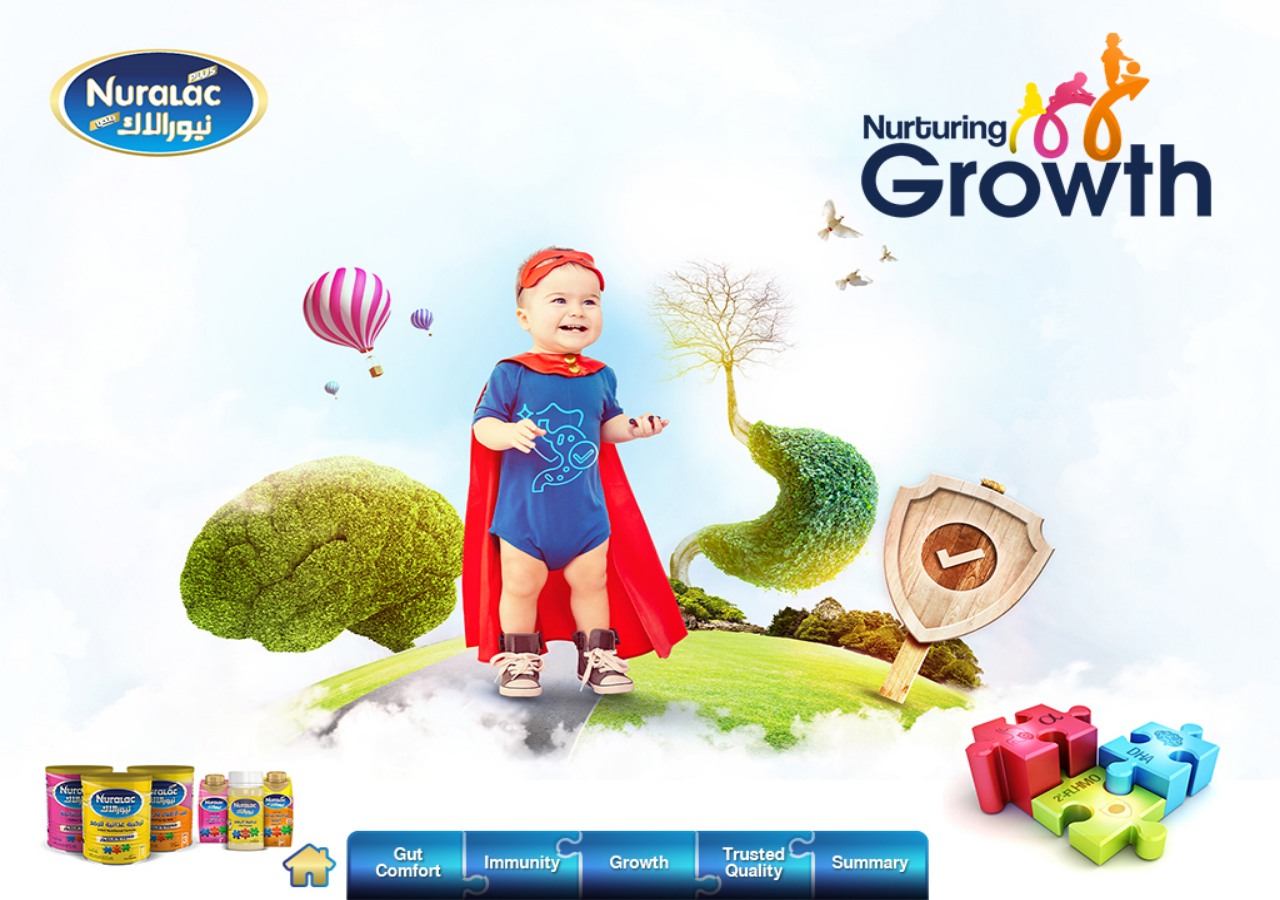
<file: index.html>
﻿<!DOCTYPE html>
<html>
  <head>
    <title>Nuralac_Detailer_First_Release</title>
    <!-- Meta Tags -->
    <meta charset="UTF-8" />
    <meta http-equiv="Content-Type" content="text/html; charset=utf-8" />
    <meta
      name="keywords"
      content="css animation, animation, css3, webkit, mozilla, w3c, dan eden, @_dte, animated, animate.css, dan eden"
    />
    <meta name="viewport" content="initial-scale = 1.0, user-scalable = yes, maximum-scale = 2.0" />
    <meta name="apple-mobile-web-app-capable" content="yes" />
    <meta name="apple-mobile-web-app-status-bar-style" content="black-translucent" />
    <meta name="format-detection" content="telephone=no" />
    <meta name="color-scheme" content="dark" />
    <meta name="apple-mobile-web-app-capable" content="yes" />
    <meta name="apple-mobile-web-app-status-bar-style" content="black-translucent" />
    <!-- Css files -->
    <link rel="stylesheet" href="css/s1_style.css" />
    <link rel="stylesheet" href="css/animate.css" />
    <!-- JS files -->
    <script type="text/javascript" src="js/jquery.js"></script>
    <script type="text/javascript" src="js/s1_links.js"></script>
    <script type="text/javascript" src="js/insert.js"></script>
    <script type="text/javascript" src="js/swip/jquery-ui-1.9.2.custom.min.js"></script>
    <script type="text/javascript" src="js/swip/jquery.touchSwipe.js"></script>
    <script type="text/javascript" src="js/swip/jquery.touchSwipe.min.js"></script>
    <script type="text/javascript" src="js/fit.js"></script>

    <script type="text/javascript" id="customs-js">
      $(document).ready(function () {
        $("#img1").insert("fadeIn", "0", "1");
        $("#img2").insert("flipInX", "1", "1");
        $("#img3").insert("drawLine", "2", "6");
        $("#img4").insert("rotateInDownLeft", "0", "2");
      });
    </script>
    <link rel="stylesheet" href="./css/media.css" />
  </head>

  <body>
    <div id="Main_Container" class="page1">
      <div id="convert"></div>
      <!-- main slide -->
      <!-- tabs -->
      <div class="links">
        <a href="index.html"> <div id="home"></div></a>
        <a href="slide2.html"> <div id="div1"></div></a>
        <a href="slide5.html"> <div id="div2"></div></a>
        <a href="slide8.html"> <div id="div3"></div></a>
        <a href="slide11.html"> <div id="div4"></div></a>
        <a href="slide12.html"> <div id="div5"></div></a>
      </div>
      <!-- end of tabs -->
      <div class="logo-lg-screen">
        <img id="img1" src="images/s1/img1.png" />
        <img id="img2" src="images/s1/img2.png" />
        <div id="img3"></div>
        <img id="img4" src="images/s1/img4.png" />
      </div>
      <div class="logo">
        <img id="img-logo1" class="img-logo1" src="images/s1/img1.png" />
        <img id="img-logo2" class="img-logo2" src="images/s1/img2.png" />
        <div id="img-logo3" class="img-logo3"></div>
        <img id="img-logo4" class="img-logo4" src="images/s1/img4.png" />
      </div>
      <!-- <h1 class="screen">Taha</h1> -->
      <div class="my-images">
        <img src="./images/s1/bgres.png" alt="" />
        <img src="./images/s1/img6.png" alt="" />
        <img src="./images/s1/img7.png" alt="" />
      </div>
      <!-- main slide 6 -->
    </div>
    <script type="application/javascript">
      $(document).ready(function (e) {
        $("#convert").swipe({
          swipeLeft: function (event, direction, distance, duration, fingerCount) {
            window.location = "slide2.html";
          },
          swipeRight: function (event, direction, distance, duration, fingerCount) {
            window.location = "#";
          },
        });
      });
    </script>
    <script src="./js/index.js"></script>
  </body>
</html>
</file>
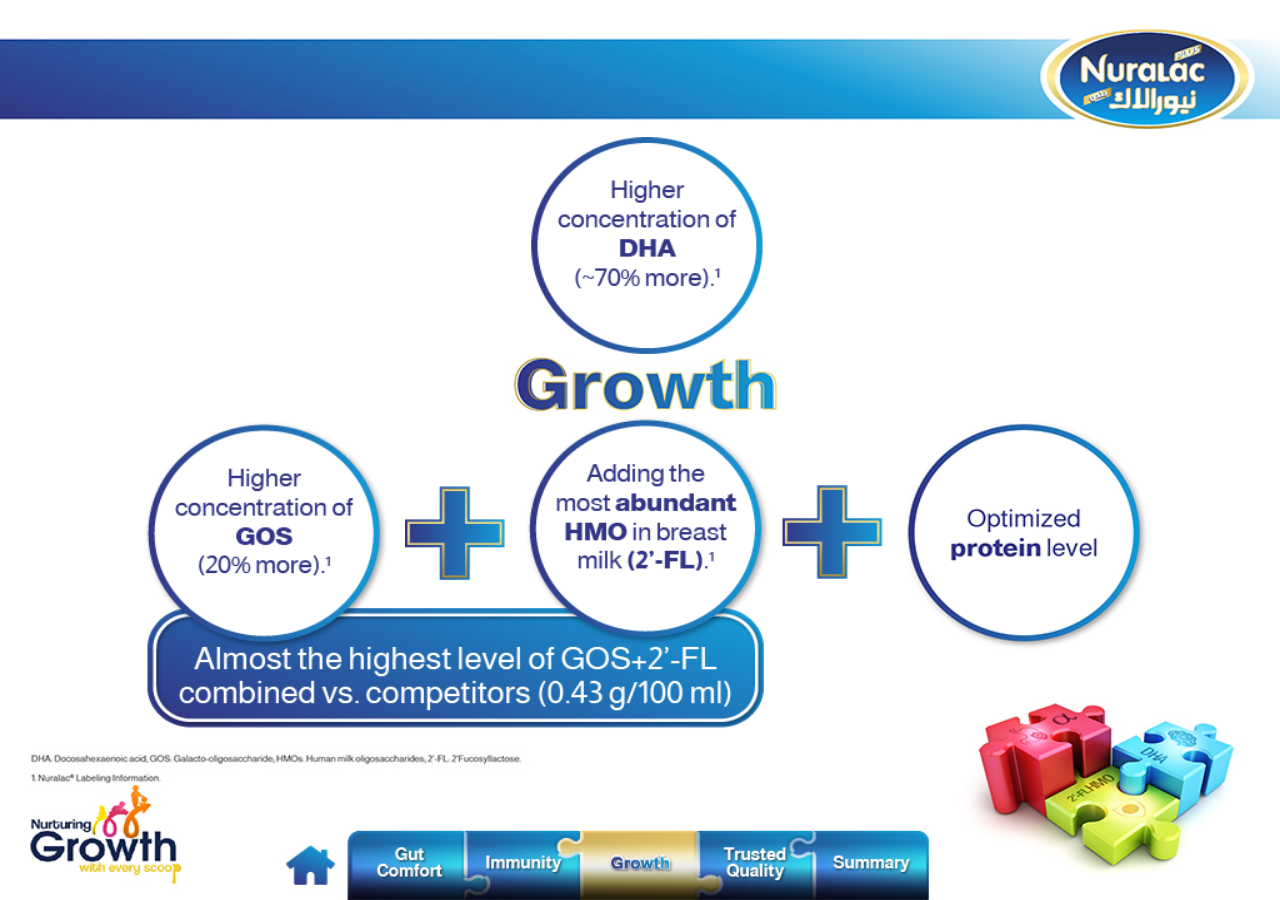
<file: slide10.html>
﻿<!DOCTYPE html>
<html>
  <head>
    <title>Nuralac_Detailer_First_Release</title>
    <!-- Meta Tags -->
    <meta charset="UTF-8" />
    <meta http-equiv="Content-Type" content="text/html; charset=utf-8" />
    <meta name="keywords" content="css animation, animation, css3, webkit, mozilla, w3c, dan eden, @_dte, animated, animate.css, dan eden" />
    <meta name="viewport" content="initial-scale = 1.0, user-scalable = yes, maximum-scale = 2.0" />
    <meta name="apple-mobile-web-app-capable" content="yes" />
    <meta name="apple-mobile-web-app-status-bar-style" content="black-translucent" />
    <meta name="format-detection" content="telephone=no" />
    <meta name="apple-mobile-web-app-capable" content="yes" />
    <meta name="apple-mobile-web-app-status-bar-style" content="black-translucent" />
    <!-- Css files -->
    <link rel="stylesheet" href="css/s10_style.css" />
    <link rel="stylesheet" href="css/animate.css" />
    <!-- JS files -->
    <script type="text/javascript" src="js/jquery.js"></script>
    <script type="text/javascript" src="js/s10_links.js"></script>
    <script type="text/javascript" src="js/insert.js"></script>
    <script type="text/javascript" src="js/swip/jquery-ui-1.9.2.custom.min.js"></script>
    <script type="text/javascript" src="js/swip/jquery.touchSwipe.js"></script>
    <script type="text/javascript" src="js/swip/jquery.touchSwipe.min.js"></script>
    <script type="text/javascript" src="js/fit.js"></script>

    <script type="text/javascript" id="customs-js">
      $(document).ready(function () {
        $("#img1").insert("drawLine", "0", "6");
        $("#img2").insert("bounceIn", "3", "1");
        $("#img3").insert("fadeIn", "4", "1");
        $("#img4").insert("fadeIn", "5", "1");
        $("#img5").insert("fadeIn", "6", "1");
        $("#img6").insert("fadeIn", "7", "1");
        $("#img7").insert("fadeInDown", "8", "1");
        $("#img8").insert("fadeInLeft", "9", "1");
        $("#img9").insert("fadeIn", "10", "1");
        // my images
        $("#my-img1").insert("drawLine", "0", "6");
        $("#my-img2").insert("bounceIn", "3", "1");
        $("#my-img3").insert("fadeIn", "4", "1");
        $("#my-img4").insert("fadeIn", "6", "1");
        $("#my-img5").insert("fadeIn", "7", "1");
        $("#my-img6").insert("fadeIn", "8", "1");
        $("#my-img7").insert("fadeInDown", "9", "1");
        $("#my-img8").insert("fadeInLeft", "5", "1");
        $("#my-img9").insert("fadeIn", "11", "1");
        $("#my-img10").insert("fadeIn", "10", "1");
      });
    </script>
    <link rel="stylesheet" href="./css/media.css" />
  </head>

  <body>
    <div id="Main_Container" class="page10">
      <!-- main slide -->
      <div class="text-footer">
        DHA: Docosahexaenoic acid; GOS: Galacto-oligosaccharide; HMOs: Human milk oligosaccharides; 2’-FL: 2’Fucosyllactose.
        <br />
        1. Nuralac<sup>®</sup> Labeling Information.
      </div>
      <!-- tabs -->
      <div class="links">
        <a href="index.html"> <div id="home"></div></a>
        <a href="slide2.html"> <div id="div1"></div></a>
        <a href="slide5.html"> <div id="div2"></div></a>
        <a href="slide8.html"> <div id="div3"></div></a>
        <a href="slide11.html"> <div id="div4"></div></a>
        <a href="slide12.html"> <div id="div5"></div></a>
      </div>
      <!-- end of tabs -->
      <div class="logo">
        <img id="img-logo1" class="img-logo1" src="images/s1/img1.png" />
        <img id="img-logo2" class="img-logo2" src="images/s1/img2.png" />
        <div id="img-logo3" class="img-logo3"></div>
        <img id="img-logo4" class="img-logo4" src="images/s1/img4.png" />
      </div>
      <div class="images-page10">
        <div id="img1"></div>
        <img id="img2" src="images/s10/img2.png" />
        <img id="img3" src="images/s10/img3.png" />
        <img id="img4" src="images/s10/img4.png" />
        <img id="img5" src="images/s10/img5.png" />
        <img id="img6" src="images/s10/img6.png" />
        <img id="img7" src="images/s10/img7.png" />
        <img id="img8" src="images/s10/img8.png" />
        <img id="img9" src="images/s10/img9.png" />
      </div>
      <!-- main slide -->
      <div id="my-img1" class="text-global" data-text="Nuralac<sup>®</sup> advanced formula supports growth by offering…">
        Nuralac<sup>®</sup> advanced formula supports <br />growth by offering…
      </div>
      <div class="my-images-page10">
        <img id="my-img3" src="images/s10/img3.png" />
        <img id="my-img2" src="images/s10/img2.png" />
        <img id="my-img7" src="images/s10/img7.png" />
        <div class="row-center">
          <img id="my-img4" src="images/s10/img4.png" />
          <img id="my-img5" src="images/s10/img5.png" />
          <img id="my-img6" src="images/s10/img6.png" />
        </div>

        <img id="my-img8" src="images/s10/img8.png" />
        <img id="my-img9" src="images/s10/img9.png" />
        <img id="my-img10" src="images/s10/img5.png" />
      </div>
    </div>
    <script type="application/javascript">
      $(document).ready(function (e) {
        $("#my-img1").swipe({
          swipeLeft: function (event, direction, distance, duration, fingerCount) {
            window.location = "slide11.html";
          },
          swipeRight: function (event, direction, distance, duration, fingerCount) {
            window.location = "slide9.html";
          },
        });
        if (window.matchMedia("(min-width: 992px)").matches) {
          $("#Main_Container").swipe({
            swipeLeft: function (event, direction, distance, duration, fingerCount) {
              window.location = "slide11.html";
            },
            swipeRight: function (event, direction, distance, duration, fingerCount) {
              window.location = "slide9.html";
            },
          });
        }
      });
    </script>
    <script src="./js/index.js"></script>
  </body>
</html>
</file>
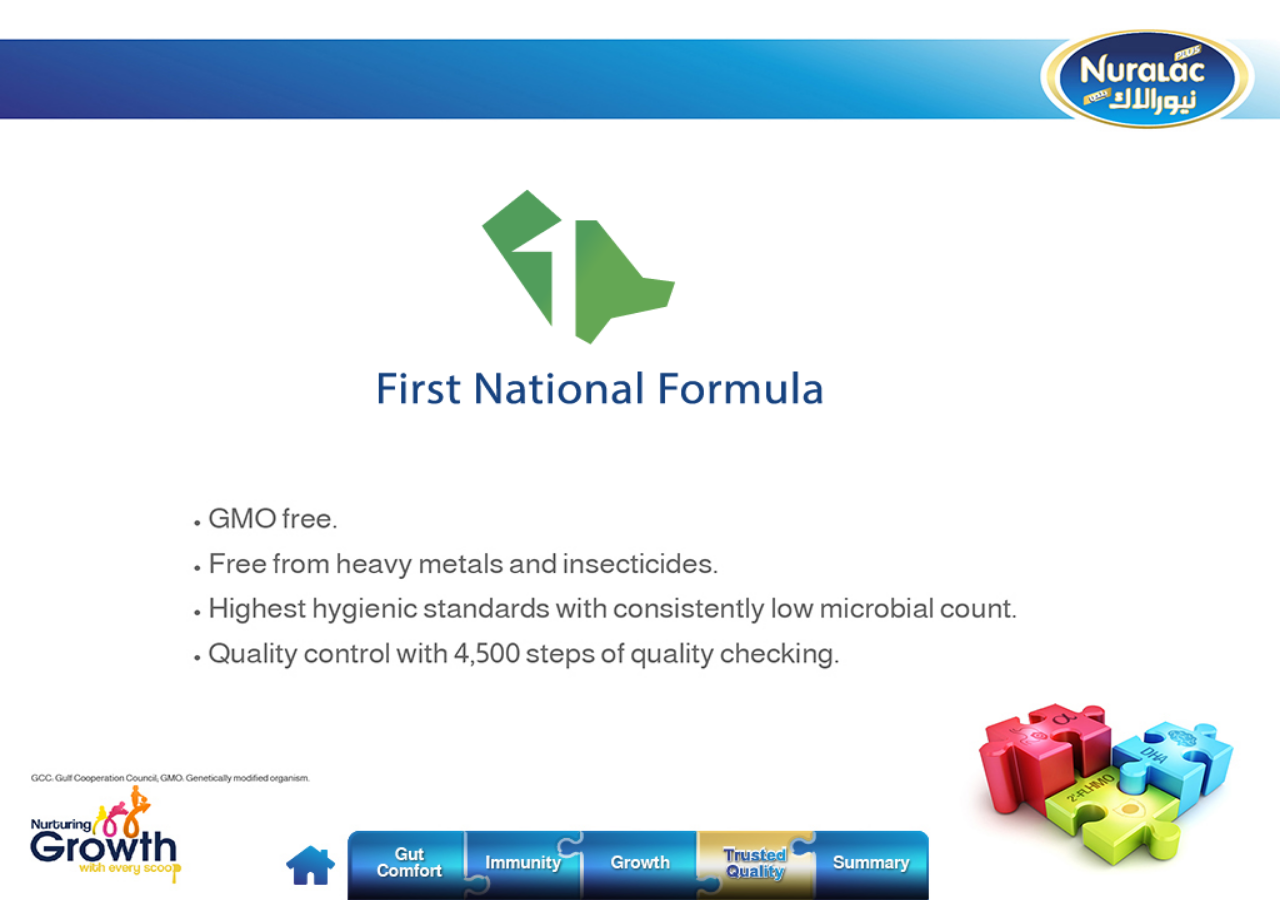
<file: slide11.html>
﻿<!DOCTYPE html>
<html>
  <head>
    <title>Nuralac_Detailer_First_Release</title>
    <!-- Meta Tags -->
    <meta charset="UTF-8" />
    <meta http-equiv="Content-Type" content="text/html; charset=utf-8" />
    <meta name="keywords" content="css animation, animation, css3, webkit, mozilla, w3c, dan eden, @_dte, animated, animate.css, dan eden" />
    <meta name="viewport" content="initial-scale = 1.0, user-scalable = yes, maximum-scale = 2.0" />
    <meta name="apple-mobile-web-app-capable" content="yes" />
    <meta name="apple-mobile-web-app-status-bar-style" content="black-translucent" />
    <meta name="format-detection" content="telephone=no" />
    <meta name="apple-mobile-web-app-capable" content="yes" />
    <meta name="apple-mobile-web-app-status-bar-style" content="black-translucent" />
    <!-- Css files -->
    <link rel="stylesheet" href="css/s11_style.css" />
    <link rel="stylesheet" href="css/animate.css" />
    <!-- JS files -->
    <script type="text/javascript" src="js/jquery.js"></script>
    <script type="text/javascript" src="js/s11_links.js"></script>
    <script type="text/javascript" src="js/insert.js"></script>
    <script type="text/javascript" src="js/swip/jquery-ui-1.9.2.custom.min.js"></script>
    <script type="text/javascript" src="js/swip/jquery.touchSwipe.js"></script>
    <script type="text/javascript" src="js/swip/jquery.touchSwipe.min.js"></script>
    <script type="text/javascript" src="js/fit.js"></script>

    <script type="text/javascript" id="customs-js">
      $(document).ready(function () {
        $("#img1").insert("drawLine", "0", "6");
        $("#img2").insert("drawLine", "3", "6");
        $("#img3").insert("fadeIn", "6", "1");
        $("#img4").insert("fadeIn", "7", "1");
        // my images
        $("#my-img1").insert("drawLine", "0", "6");
        $("#my-img2").insert("fadeIn", "3", "1");
        $("#my-img3").insert("fadeIn", "4", "1");
      });
    </script>
    <link rel="stylesheet" href="./css/media.css" />
  </head>

  <body>
    <div id="Main_Container" class="page11">
      <!-- main slide -->
      <div class="text-footer">GCC: Gulf Cooperation Council; GMO: Genetically modified organism.</div>
      <!-- tabs -->
      <div class="links">
        <a href="index.html"> <div id="home"></div></a>
        <a href="slide2.html"> <div id="div1"></div></a>
        <a href="slide5.html"> <div id="div2"></div></a>
        <a href="slide8.html"> <div id="div3"></div></a>
        <a href="slide11.html"> <div id="div4"></div></a>
        <a href="slide12.html"> <div id="div5"></div></a>
      </div>
      <!-- end of tabs -->
      <div class="logo">
        <img id="img-logo1" class="img-logo1" src="images/s1/img1.png" />
        <img id="img-logo2" class="img-logo2" src="images/s1/img2.png" />
        <div id="img-logo3" class="img-logo3"></div>
        <img id="img-logo4" class="img-logo4" src="images/s1/img4.png" />
      </div>
      <div class="images-page11">
        <div id="img1"></div>
        <div id="img2"></div>
        <img id="img3" src="images/s11/img3.png" />
        <img id="img4" src="images/s11/img4.png" />
      </div>
      <div
        id="my-img1"
        class="text-global"
        data-text="Nuralac<sup>®</sup> advanced formula is brought to you by quality makers <br /> “Almarai” with the highest quality standards"
      >
        Nuralac<sup>®</sup> advanced formula is <br />
        brought to you by quality makers <br />
        “Almarai” with the highest quality <br />
        standards
      </div>
      <div class="my-images-page11">
        <img id="my-img2" src="images/s11/img3.png" />
        <ul>
          <li>GMO free.</li>
          <li>Free from heavy metals and insecticides.</li>
          <li>Highest hygienic standards with consistently low microbial count.</li>
          <li>Quality control with 4,500 steps of quality checking.</li>
        </ul>
      </div>
      <!-- • • • •  -->
      <!-- main slide -->
    </div>
    <script type="application/javascript">
      $(document).ready(function (e) {
        $("#my-img1").swipe({
          swipeLeft: function (event, direction, distance, duration, fingerCount) {
            window.location = "slide12.html";
          },
          swipeRight: function (event, direction, distance, duration, fingerCount) {
            window.location = "slide10.html";
          },
        });
        if (window.matchMedia("(min-width: 992px)").matches) {
          $("#Main_Container").swipe({
            swipeLeft: function (event, direction, distance, duration, fingerCount) {
              window.location = "slide12.html";
            },
            swipeRight: function (event, direction, distance, duration, fingerCount) {
              window.location = "slide10.html";
            },
          });
        }
      });
    </script>
    <script src="./js/index.js"></script>
  </body>
</html>
</file>
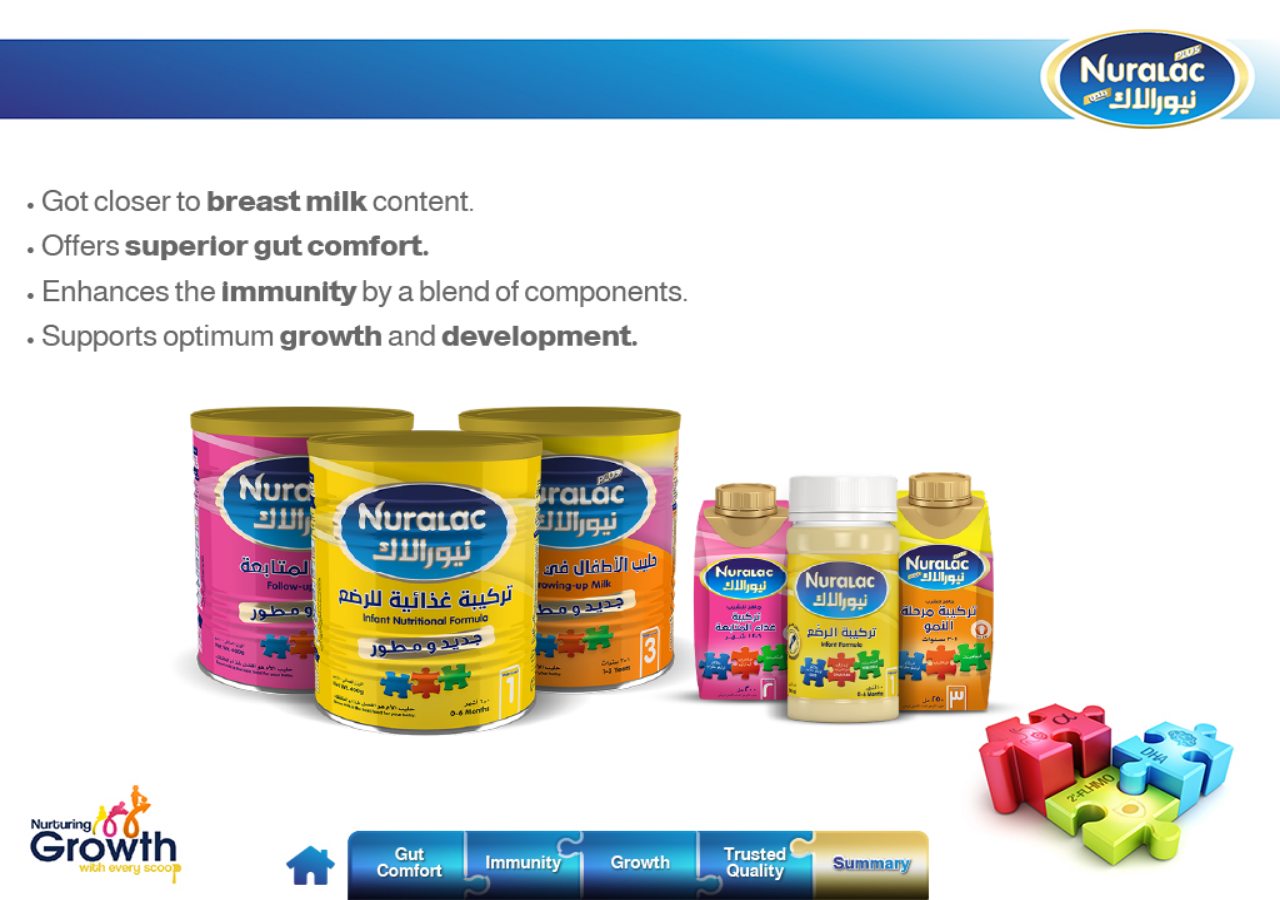
<file: slide12.html>
﻿<!DOCTYPE html>
<html>
  <head>
    <title>Nuralac_Detailer_First_Release</title>
    <!-- Meta Tags -->
    <meta charset="UTF-8" />
    <meta http-equiv="Content-Type" content="text/html; charset=utf-8" />
    <meta
      name="keywords"
      content="css animation, animation, css3, webkit, mozilla, w3c, dan eden, @_dte, animated, animate.css, dan eden"
    />
    <meta name="viewport" content="initial-scale = 1.0, user-scalable = yes, maximum-scale = 2.0" />
    <meta name="apple-mobile-web-app-capable" content="yes" />
    <meta name="apple-mobile-web-app-status-bar-style" content="black-translucent" />
    <meta name="format-detection" content="telephone=no" />
    <meta name="apple-mobile-web-app-capable" content="yes" />
    <meta name="apple-mobile-web-app-status-bar-style" content="black-translucent" />
    <!-- Css files -->
    <link rel="stylesheet" href="css/s12_style.css" />
    <link rel="stylesheet" href="css/animate.css" />
    <!-- JS files -->
    <script type="text/javascript" src="js/jquery.js"></script>
    <script type="text/javascript" src="js/s12_links.js"></script>
    <script type="text/javascript" src="js/insert.js"></script>
    <script type="text/javascript" src="js/swip/jquery-ui-1.9.2.custom.min.js"></script>
    <script type="text/javascript" src="js/swip/jquery.touchSwipe.js"></script>
    <script type="text/javascript" src="js/swip/jquery.touchSwipe.min.js"></script>
    <script type="text/javascript" src="js/fit.js"></script>

    <script type="text/javascript" id="customs-js">
      $(document).ready(function () {
        $("#img1").insert("drawLine", "0", "6");
        $("#img2").insert("fadeIn", "3", "1");
        $("#img3").insert("fadeIn", "0", "6");
        // my images
        $("#my-img1").insert("drawLine", "0", "6");
        $("#my-img2").insert("fadeIn", "2", "1");
        $("#my-img3").insert("fadeIn", "3", "6");
      });
    </script>
    <link rel="stylesheet" href="./css/media.css" />
  </head>

  <body>
    <div id="Main_Container" class="page12">
      <!-- main slide -->

      <!-- tabs -->
      <div class="links">
        <a href="index.html"> <div id="home"></div></a>
        <a href="slide2.html"> <div id="div1"></div></a>
        <a href="slide5.html"> <div id="div2"></div></a>
        <a href="slide8.html"> <div id="div3"></div></a>
        <a href="slide11.html"> <div id="div4"></div></a>
        <a href="slide12.html"> <div id="div5"></div></a>
      </div>
      <!-- end of tabs -->
      <div class="logo">
        <img id="img-logo1" class="img-logo1" src="images/s1/img1.png" />
        <img id="img-logo2" class="img-logo2" src="images/s1/img2.png" />
        <div id="img-logo3" class="img-logo3"></div>
        <img id="img-logo4" class="img-logo4" src="images/s1/img4.png" />
      </div>
      <div class="images-page12">
        <div id="img1"></div>
        <img id="img2" src="images/s12/img2.png" />
        <img id="img3" src="images/s12/img3.png" />
      </div>
      <div id="my-img1"></div>
      <div class="my-images-page12">
        <img id="my-img2" src="images/s12/img2.png" />
        <img id="my-img3" src="images/s12/img3.png" />
      </div>
      <!-- main slide -->
    </div>
    <script type="application/javascript">
      $(document).ready(function (e) {
        $("#my-img1").swipe({
          swipeLeft: function (event, direction, distance, duration, fingerCount) {
            window.location = "#";
          },
          swipeRight: function (event, direction, distance, duration, fingerCount) {
            window.location = "slide11.html";
          },
        });
      });
    </script>
    <script src="./js/index.js"></script>
  </body>
</html>
</file>
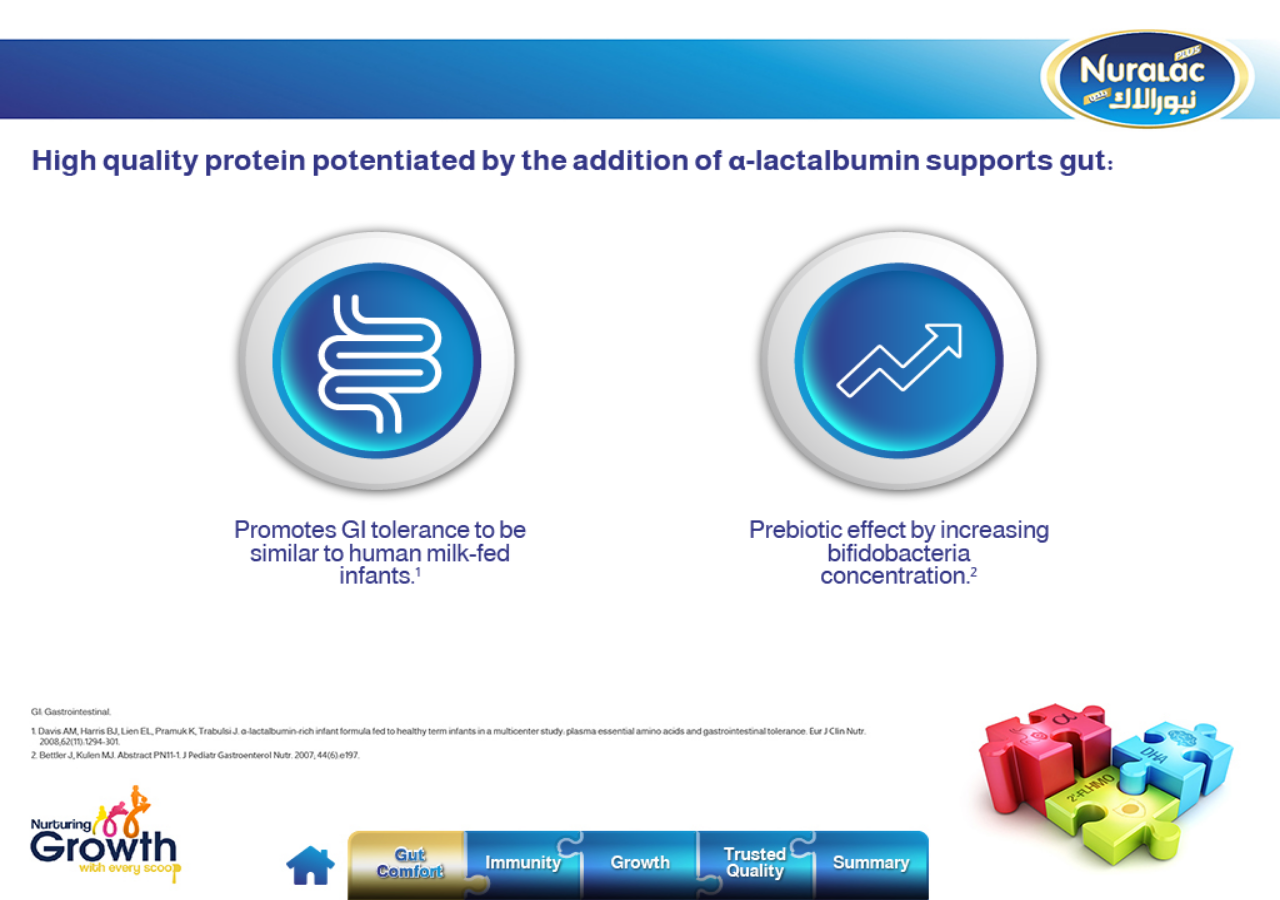
<file: slide3.html>
﻿<!DOCTYPE html>
<html>
  <head>
    <title>Nuralac_Detailer_First_Release</title>
    <!-- Meta Tags -->
    <meta charset="UTF-8" />
    <meta http-equiv="Content-Type" content="text/html; charset=utf-8" />
    <meta name="keywords" content="css animation, animation, css3, webkit, mozilla, w3c, dan eden, @_dte, animated, animate.css, dan eden" />
    <meta name="viewport" content="initial-scale = 1.0, user-scalable = yes, maximum-scale = 2.0" />
    <meta name="apple-mobile-web-app-capable" content="yes" />
    <meta name="apple-mobile-web-app-status-bar-style" content="black-translucent" />
    <meta name="format-detection" content="telephone=no" />
    <meta name="apple-mobile-web-app-capable" content="yes" />
    <meta name="apple-mobile-web-app-status-bar-style" content="black-translucent" />
    <!-- Css files -->
    <link rel="stylesheet" href="css/s3_style.css" />
    <link rel="stylesheet" href="css/animate.css" />
    <!-- JS files -->
    <script type="text/javascript" src="js/jquery.js"></script>
    <script type="text/javascript" src="js/s3_links.js"></script>
    <script type="text/javascript" src="js/insert.js"></script>
    <script type="text/javascript" src="js/swip/jquery-ui-1.9.2.custom.min.js"></script>
    <script type="text/javascript" src="js/swip/jquery.touchSwipe.js"></script>
    <script type="text/javascript" src="js/swip/jquery.touchSwipe.min.js"></script>
    <script type="text/javascript" src="js/fit.js"></script>
    <script type="text/javascript" src="js/jquery.easing.1.3.js"></script>
    <script type="text/javascript" src="js/circle-progress.js"></script>
    <script type="text/javascript" src="js/jquery.queryloader2.min.js"></script>

    <script type="text/javascript" id="customs-js">
      $(document).ready(function () {
        $("#img1").insert("drawLine", "0", "6");
        $("#img2").insert("fadeIn", "3", "1");
        $("#img3").insert("fadeInLeft", "4", "1");
        $("#img4").insert("fadeInRight", "5", "1");
        // my images
        $("#text-global").insert("drawLine", "0", "6");
        $("#text-global-2").insert("fadeIn", "3", "1");
        $("#main-image1").insert("fadeInLeft", "4", "1");
        $("#main-image2").insert("fadeInRight", "5", "1");
      });
    </script>
    <link rel="stylesheet" href="./css/media.css" />
  </head>
  <body>
    <div id="Main_Container" class="page3">
      <!-- main slide -->
      <div id="text-global" class="text-global" data-text="High quality proteins support gut health1,2">
        High quality proteins support gut health<sup>1,2</sup>
      </div>
      <div id="text-global-2" class="text-global-2" data-text="High quality protein potentiated by the addition of α-lactalbumin supports gut:">
        High quality protein potentiated by the<br />
        addition of α-lactalbumin supports gut:
      </div>
      <div class="text-footer">
        GI: Gastrointestinal. <br />
        1. Davis AM, Harris BJ, Lien EL, Pramuk K, Trabulsi J. α-lactalbumin-rich infant formula fed to healthy term infants in a multicenter study:
        plasma essential amino acids and gastrointestinal tolerance.
        <i>Eur J Clin Nutr.</i> 2008;62(11):1294-301.
        <br />
        2. Bettler J, Kulen MJ. Abstract PN11-1. <i>J Pediatr Gastroenterol Nutr.</i> 2007; 44(6):e197.
      </div>
      <!-- tabs -->
      <div class="links">
        <a href="index.html"> <div id="home"></div></a>
        <a href="slide2.html"> <div id="div1"></div></a>
        <a href="slide5.html"> <div id="div2"></div></a>
        <a href="slide8.html"> <div id="div3"></div></a>
        <a href="slide11.html"> <div id="div4"></div></a>
        <a href="slide12.html"> <div id="div5"></div></a>
      </div>
      <!-- end of tabs -->
      <div class="logo">
        <img id="img-logo1" class="img-logo1" src="images/s1/img1.png" />
        <img id="img-logo2" class="img-logo2" src="images/s1/img2.png" />
        <div id="img-logo3" class="img-logo3"></div>
        <img id="img-logo4" class="img-logo4" src="images/s1/img4.png" />
      </div>
      <div class="images-page3">
        <div id="img1"></div>
        <img id="img2" src="images/s3/img2.png" />
        <img id="img3" src="images/s3/img3.png" />
        <img id="img4" src="images/s3/img4.png" />
      </div>
      <div class="my-images-page3">
        <div id="my-img1"></div>
        <div class="main-image1" id="main-image1">
          <img id="my-img3" src="./images/s3/chep1.png" />
          <div class="main-text1">Promotes GI tolerance to be similar to human milk-fed infants.<sup>1</sup></div>
        </div>
        <div class="main-image2" id="main-image2">
          <img id="my-img4" src="./images/s3/chep2.png" />
          <div class="main-text2">Prebiotic effect by increasing bifidobacteria concentration.<sup>2</sup></div>
        </div>
      </div>
      <!-- main slide -->
    </div>
    <script type="application/javascript">
      $(document).ready(function (e) {
        $("#text-global").swipe({
          swipeLeft: function (event, direction, distance, duration, fingerCount) {
            window.location = "slide4.html";
          },
          swipeRight: function (event, direction, distance, duration, fingerCount) {
            window.location = "slide2.html";
          },
        });
        if (window.matchMedia("(min-width: 992px)").matches) {
          $("#Main_Container").swipe({
            swipeLeft: function (event, direction, distance, duration, fingerCount) {
              window.location = "slide4.html";
            },
            swipeRight: function (event, direction, distance, duration, fingerCount) {
              window.location = "slide2.html";
            },
          });
        }
      });
    </script>
    <script src="./js/index.js"></script>
  </body>
</html>
</file>
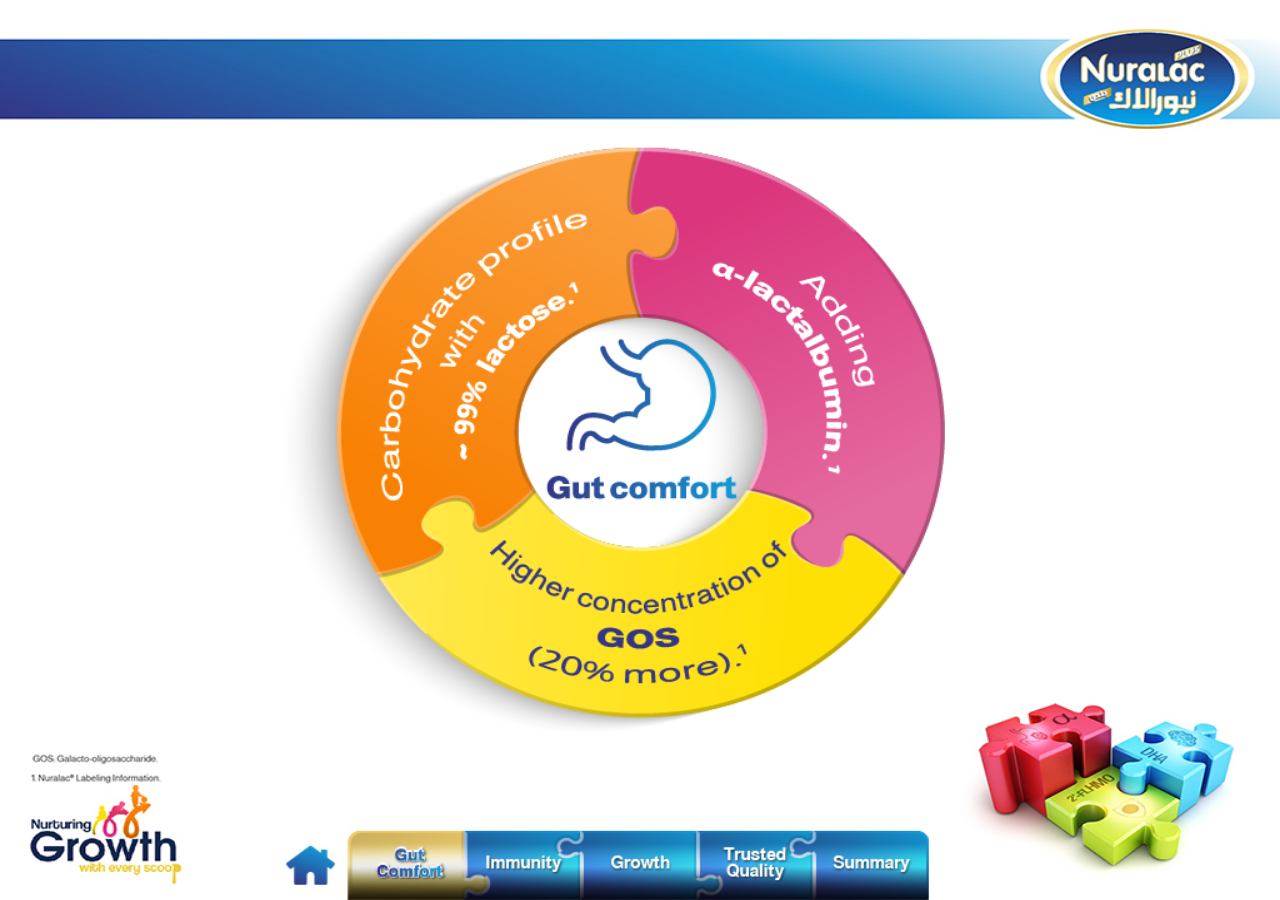
<file: slide4.html>
﻿<!DOCTYPE html>
<html>
  <head>
    <title>Nuralac_Detailer_First_Release</title>
    <!-- Meta Tags -->
    <meta charset="UTF-8" />
    <meta http-equiv="Content-Type" content="text/html; charset=utf-8" />
    <meta name="keywords" content="css animation, animation, css3, webkit, mozilla, w3c, dan eden, @_dte, animated, animate.css, dan eden" />
    <meta name="viewport" content="initial-scale = 1.0, user-scalable = yes, maximum-scale = 2.0" />
    <meta name="apple-mobile-web-app-capable" content="yes" />
    <meta name="apple-mobile-web-app-status-bar-style" content="black-translucent" />
    <meta name="format-detection" content="telephone=no" />
    <meta name="apple-mobile-web-app-capable" content="yes" />
    <meta name="apple-mobile-web-app-status-bar-style" content="black-translucent" />
    <!-- Css files -->
    <link rel="stylesheet" href="css/s4_style.css" />
    <link rel="stylesheet" href="css/animate.css" />
    <!-- JS files -->
    <script type="text/javascript" src="js/jquery.js"></script>
    <script type="text/javascript" src="js/s4_links.js"></script>
    <script type="text/javascript" src="js/insert.js"></script>
    <script type="text/javascript" src="js/swip/jquery-ui-1.9.2.custom.min.js"></script>
    <script type="text/javascript" src="js/swip/jquery.touchSwipe.js"></script>
    <script type="text/javascript" src="js/swip/jquery.touchSwipe.min.js"></script>
    <script type="text/javascript" src="js/fit.js"></script>

    <script type="text/javascript" id="customs-js">
      $(document).ready(function () {
        $("#text-global").insert("drawLine", "0", "6");
        $("#img1").insert("drawLine", "0", "6");
        $("#img2").insert("rotateIn", "3", "1");
        $("#img3").insert("fadeIn", "4", "1");
        $("#img4").insert("fadeIn", "5", "1");
        $("#img5").insert("fadeIn", "6", "1");
        // my images
        $("#my-img1").insert("rotateIn", "3", "1");
        $("#my-img2").insert("fadeIn", "4", "1");
        $("#my-img3").insert("fadeIn", "5", "1");
        $("#my-img4").insert("fadeIn", "6", "1");
      });
    </script>
    <link rel="stylesheet" href="./css/media.css" />
  </head>
  <body>
    <div id="Main_Container" class="page4">
      <!-- main slide -->
      <div id="text-global" class="text-global" data-text="Nuralac<sup>®</sup> advanced formula supports gut comfort by offering… ">
        Nuralac<sup>®</sup> advanced formula supports<br />
        gut comfort by offering…
      </div>
      <div class="text-footer">
        GOS: Galacto-oligosaccharide. <br />
        1. Nuralac<sup>®</sup> Labeling Information.
      </div>
      <!-- tabs -->
      <div class="links">
        <a href="index.html"> <div id="home"></div></a>
        <a href="slide2.html"> <div id="div1"></div></a>
        <a href="slide5.html"> <div id="div2"></div></a>
        <a href="slide8.html"> <div id="div3"></div></a>
        <a href="slide11.html"> <div id="div4"></div></a>
        <a href="slide12.html"> <div id="div5"></div></a>
      </div>
      <!-- end of tabs -->
      <div class="logo">
        <img id="img-logo1" class="img-logo1" src="images/s1/img1.png" />
        <img id="img-logo2" class="img-logo2" src="images/s1/img2.png" />
        <div id="img-logo3" class="img-logo3"></div>
        <img id="img-logo4" class="img-logo4" src="images/s1/img4.png" />
      </div>
      <div id="img1"></div>
      <div class="images-page4">
        <img id="img2" src="images/s4/img2.png" />
        <img id="img3" src="images/s4/img3.png" />
        <img id="img4" src="images/s4/img4.png" />
        <img id="img5" src="images/s4/img5.png" />
      </div>
      <div class="my-images-page4">
        <img id="my-img1" src="images/s4/img2.png" />
        <img id="my-img2" src="images/s4/img3.png" />
        <div class="once-img">
          <img id="my-img3" src="images/s4/img4.png" />
        </div>
        <img id="my-img4" src="images/s4/img5.png" />
      </div>

      <!-- main slide -->
    </div>
    <script type="application/javascript">
      $(document).ready(function (e) {
        $("#text-global").swipe({
          swipeLeft: function (event, direction, distance, duration, fingerCount) {
            window.location = "slide5.html";
          },
          swipeRight: function (event, direction, distance, duration, fingerCount) {
            window.location = "slide3.html";
          },
        });
        if (window.matchMedia("(min-width: 992px)").matches) {
          $("#Main_Container").swipe({
            swipeLeft: function (event, direction, distance, duration, fingerCount) {
              window.location = "slide5.html";
            },
            swipeRight: function (event, direction, distance, duration, fingerCount) {
              window.location = "slide3.html";
            },
          });
        }
      });
    </script>
    <script src="./js/index.js"></script>
  </body>
</html>
</file>
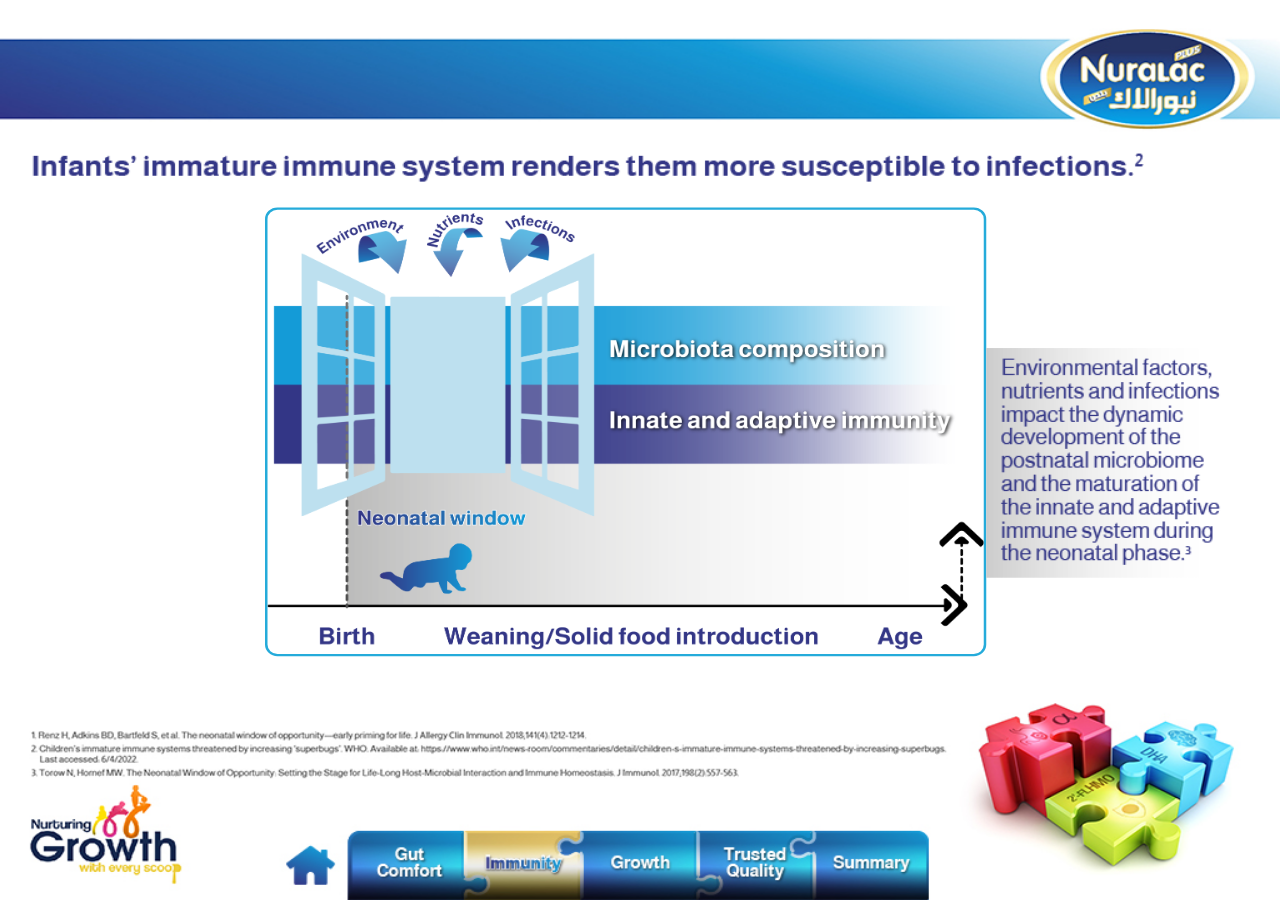
<file: slide5.html>
﻿<!DOCTYPE html>
<html>
  <head>
    <title>Nuralac_Detailer_First_Release</title>
    <!-- Meta Tags -->
    <meta charset="UTF-8" />
    <meta http-equiv="Content-Type" content="text/html; charset=utf-8" />
    <meta name="keywords" content="css animation, animation, css3, webkit, mozilla, w3c, dan eden, @_dte, animated, animate.css, dan eden" />
    <meta name="viewport" content="initial-scale = 1.0, user-scalable = yes, maximum-scale = 2.0" />
    <meta name="apple-mobile-web-app-capable" content="yes" />
    <meta name="apple-mobile-web-app-status-bar-style" content="black-translucent" />
    <meta name="format-detection" content="telephone=no" />
    <meta name="apple-mobile-web-app-capable" content="yes" />
    <meta name="apple-mobile-web-app-status-bar-style" content="black-translucent" />
    <!-- Css files -->
    <link rel="stylesheet" href="css/s5_style.css" />
    <link rel="stylesheet" href="css/animate.css" />
    <!-- JS files -->
    <script type="text/javascript" src="js/jquery.js"></script>
    <script type="text/javascript" src="js/s5_links.js"></script>
    <script type="text/javascript" src="js/insert.js"></script>
    <script type="text/javascript" src="js/swip/jquery-ui-1.9.2.custom.min.js"></script>
    <script type="text/javascript" src="js/swip/jquery.touchSwipe.js"></script>
    <script type="text/javascript" src="js/swip/jquery.touchSwipe.min.js"></script>
    <script type="text/javascript" src="js/fit.js"></script>

    <script type="text/javascript" id="customs-js">
      $(document).ready(function () {
        $("#img1").insert("drawLine", "0", "6");
        $("#img2").insert("drawLine", "3", "5");
        $("#img3").insert("fadeIn", "5", "1");
        $("#img4").insert("fadeIn", "6", "1");
        $("#img5").insert("fadeInRight", "7", "1");
        // my images
        $("#my-img1").insert("drawLine", "0", "6");
        $("#text-global-2").insert("drawLine", "3", "5");
        $("#my-img3").insert("fadeIn", "5", "1");
        $("#my-img4").insert("fadeIn", "6", "1");
      });
    </script>
    <link rel="stylesheet" href="./css/media.css" />
  </head>
  <body>
    <div id="Main_Container" class="page5">
      <!-- main slide -->
      <div
        id="text-global-2"
        class="text-global-2"
        data-text="Infants’ immature immune system renders them more susceptible to infections.<sup>2</sup>"
      >
        Infants’ immature immune system renders <br />them more susceptible to infections.<sup>2</sup>
      </div>
      <div class="text-footer">
        1. Renz H, Adkins BD, Bartfeld S, et al. The neonatal window of opportunity—early priming for life.
        <i>J Allergy Clin Immunol.</i> 2018;141(4):1212-1214. <br />
        2. Children’s immature immune systems threatened by increasing ‘superbugs’. WHO. Available at:
        https://www.who.int/news-room/commentaries/detail/children-s-immature-immune-systems-threatened-by-increasing-superbugs. Last accessed:
        6/4/2022. <br />
        3. Torow N, Hornef MW. The Neonatal Window of Opportunity: Setting the Stage for Life-Long Host-Microbial Interaction and Immune Homeostasis.
        <i>J Immunol.</i> 2017;198(2):557-563.
      </div>
      <!-- tabs -->
      <div class="links">
        <a href="index.html"> <div id="home"></div></a>
        <a href="slide2.html"> <div id="div1"></div></a>
        <a href="slide5.html"> <div id="div2"></div></a>
        <a href="slide8.html"> <div id="div3"></div></a>
        <a href="slide11.html"> <div id="div4"></div></a>
        <a href="slide12.html"> <div id="div5"></div></a>
      </div>
      <!-- end of tabs -->
      <div class="logo">
        <img id="img-logo1" class="img-logo1" src="images/s1/img1.png" />
        <img id="img-logo2" class="img-logo2" src="images/s1/img2.png" />
        <div id="img-logo3" class="img-logo3"></div>
        <img id="img-logo4" class="img-logo4" src="images/s1/img4.png" />
      </div>
      <div class="images-page5">
        <div id="img1"></div>
        <div id="img2"></div>
        <img id="img3" src="images/s5/img3.png" />
        <img id="img4" src="images/s5/img4.png" />
        <img id="img5" src="images/s5/img5.png" />
      </div>
      <div
        id="my-img1"
        class="text-global"
        data-text="Healthy nutrition during early life is a key factor for proper <br /> immune development<sup>1</sup>"
      >
        Healthy nutrition during early life is a key <br />
        factor for proper immune development<sup>1</sup>
      </div>
      <!-- <div id="my-img2"></div> -->
      <div class="my-images-page5">
        <img id="my-img3" src="images/s5/img4.png" />
        <img id="my-img4" src="images/s5/back-text.png" />
      </div>

      <!-- main slide -->
    </div>
    <script type="application/javascript">
      $(document).ready(function (e) {
        $("#my-img1").swipe({
          swipeLeft: function (event, direction, distance, duration, fingerCount) {
            window.location = "slide6.html";
          },
          swipeRight: function (event, direction, distance, duration, fingerCount) {
            window.location = "slide4.html";
          },
        });
        if (window.matchMedia("(min-width: 992px)").matches) {
          $("#Main_Container").swipe({
            swipeLeft: function (event, direction, distance, duration, fingerCount) {
              window.location = "slide6.html";
            },
            swipeRight: function (event, direction, distance, duration, fingerCount) {
              window.location = "slide4.html";
            },
          });
        }
      });
    </script>
    <script src="./js/index.js"></script>
  </body>
</html>
</file>
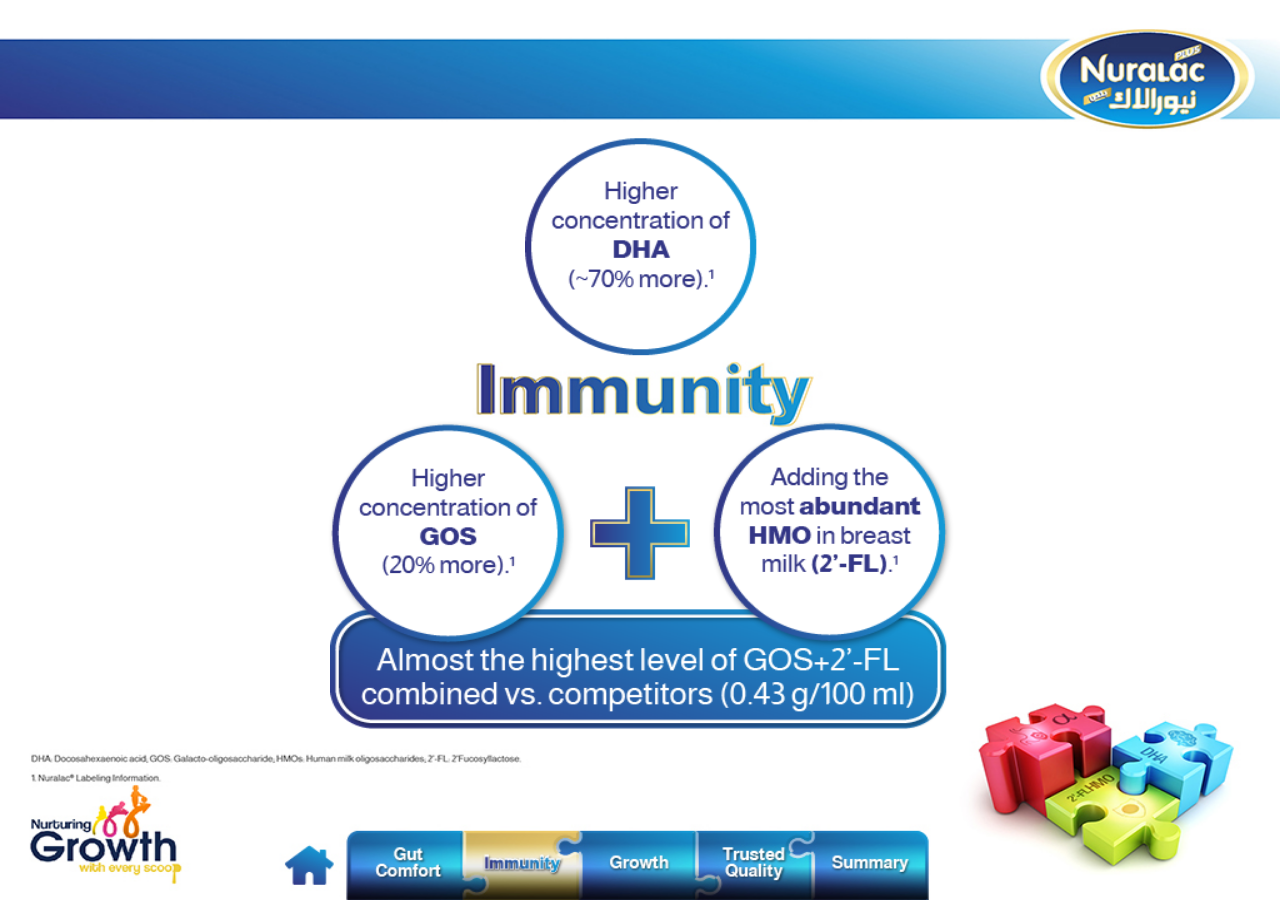
<file: slide7.html>
﻿<!DOCTYPE html>
<html>
  <head>
    <title>Nuralac_Detailer_First_Release</title>
    <!-- Meta Tags -->
    <meta charset="UTF-8" />
    <meta http-equiv="Content-Type" content="text/html; charset=utf-8" />
    <meta name="keywords" content="css animation, animation, css3, webkit, mozilla, w3c, dan eden, @_dte, animated, animate.css, dan eden" />
    <meta name="viewport" content="initial-scale = 1.0, user-scalable = yes, maximum-scale = 2.0" />
    <meta name="apple-mobile-web-app-capable" content="yes" />
    <meta name="apple-mobile-web-app-status-bar-style" content="black-translucent" />
    <meta name="format-detection" content="telephone=no" />
    <meta name="apple-mobile-web-app-capable" content="yes" />
    <meta name="apple-mobile-web-app-status-bar-style" content="black-translucent" />
    <!-- Css files -->
    <link rel="stylesheet" href="css/s7_style.css" />
    <link rel="stylesheet" href="css/animate.css" />
    <!-- JS files -->
    <script type="text/javascript" src="js/jquery.js"></script>
    <script type="text/javascript" src="js/s7_links.js"></script>
    <script type="text/javascript" src="js/insert.js"></script>
    <script type="text/javascript" src="js/swip/jquery-ui-1.9.2.custom.min.js"></script>
    <script type="text/javascript" src="js/swip/jquery.touchSwipe.js"></script>
    <script type="text/javascript" src="js/swip/jquery.touchSwipe.min.js"></script>
    <script type="text/javascript" src="js/fit.js"></script>

    <script type="text/javascript" id="customs-js">
      $(document).ready(function () {
        $("#img1").insert("drawLine", "0", "6");
        $("#img2").insert("bounceIn", "3", "1");
        $("#img3").insert("fadeIn", "4", "1");
        $("#img4").insert("fadeIn", "5", "1");
        $("#img5").insert("fadeIn", "6", "1");
        $("#img6").insert("fadeIn", "7", "1");
        $("#img7").insert("fadeInDown", "8", "1");
        // my images
        $("#my-img1").insert("drawLine", "0", "6");
        $("#my-img2").insert("bounceIn", "3", "1");
        $("#my-img3").insert("fadeIn", "4", "1");
        $("#my-img4").insert("fadeIn", "5", "1");
        $("#my-img5").insert("fadeIn", "6", "1");
        $("#my-img6").insert("fadeIn", "7", "1");
        $("#my-img7").insert("fadeInDown", "8", "1");
      });
    </script>
    <link rel="stylesheet" href="./css/media.css" />
  </head>
  <body>
    <div id="Main_Container" class="page7">
      <!-- main slide -->
      <div class="text-footer">
        DHA: Docosahexaenoic acid; GOS: Galacto-oligosaccharide; HMOs: Human milk oligosaccharides; 2’-FL: 2’Fucosyllactose.
        <br />
        1. Nuralac<sup>®</sup> Labeling Information.
      </div>
      <!-- tabs -->
      <div class="links">
        <a href="index.html"> <div id="home"></div></a>
        <a href="slide2.html"> <div id="div1"></div></a>
        <a href="slide5.html"> <div id="div2"></div></a>
        <a href="slide8.html"> <div id="div3"></div></a>
        <a href="slide11.html"> <div id="div4"></div></a>
        <a href="slide12.html"> <div id="div5"></div></a>
      </div>
      <!-- end of tabs -->
      <div class="logo">
        <img id="img-logo1" class="img-logo1" src="images/s1/img1.png" />
        <img id="img-logo2" class="img-logo2" src="images/s1/img2.png" />
        <div id="img-logo3" class="img-logo3"></div>
        <img id="img-logo4" class="img-logo4" src="images/s1/img4.png" />
      </div>
      <div class="images-page7">
        <div id="img1"></div>
        <img id="img2" src="images/s7/img2.png" />
        <img id="img3" src="images/s7/img3.png" />
        <img id="img4" src="images/s7/img4.png" />
        <img id="img5" src="images/s7/img5.png" />
        <img id="img6" src="images/s7/img6.png" />
        <img id="img7" src="images/s7/img7.png" />
      </div>
      <div id="my-img1" class="text-global" data-text="Nuralac<sup>®</sup> advanced formula supports immunity by offering…">
        Nuralac<sup>®</sup> advanced formula supports <br />immunity by offering…
      </div>
      <div class="my-images-page7">
        <img id="my-img3" src="images/s7/shpe1.png" />
        <img id="my-img2" src="images/s7/text1.png" />
        <div class="group-shape">
          <img id="my-img4" src="images/s7/img4.png" />
          <img id="my-img5" src="images/s7/img5.png" />
          <img id="my-img6" src="images/s7/img6.png" />
        </div>
        <img id="my-img7" src="images/s7/img7.png" />
      </div>
      <!-- main slide -->
    </div>
    <script type="application/javascript">
      $(document).ready(function (e) {
        $("#my-img1").swipe({
          swipeLeft: function (event, direction, distance, duration, fingerCount) {
            window.location = "slide8.html";
          },
          swipeRight: function (event, direction, distance, duration, fingerCount) {
            window.location = "slide6.html";
          },
        });
        if (window.matchMedia("(min-width: 992px)").matches) {
          $("#Main_Container").swipe({
            swipeLeft: function (event, direction, distance, duration, fingerCount) {
              window.location = "slide8.html";
            },
            swipeRight: function (event, direction, distance, duration, fingerCount) {
              window.location = "slide6.html";
            },
          });
        }
      });
    </script>
    <script src="./js/index.js"></script>
  </body>
</html>
</file>
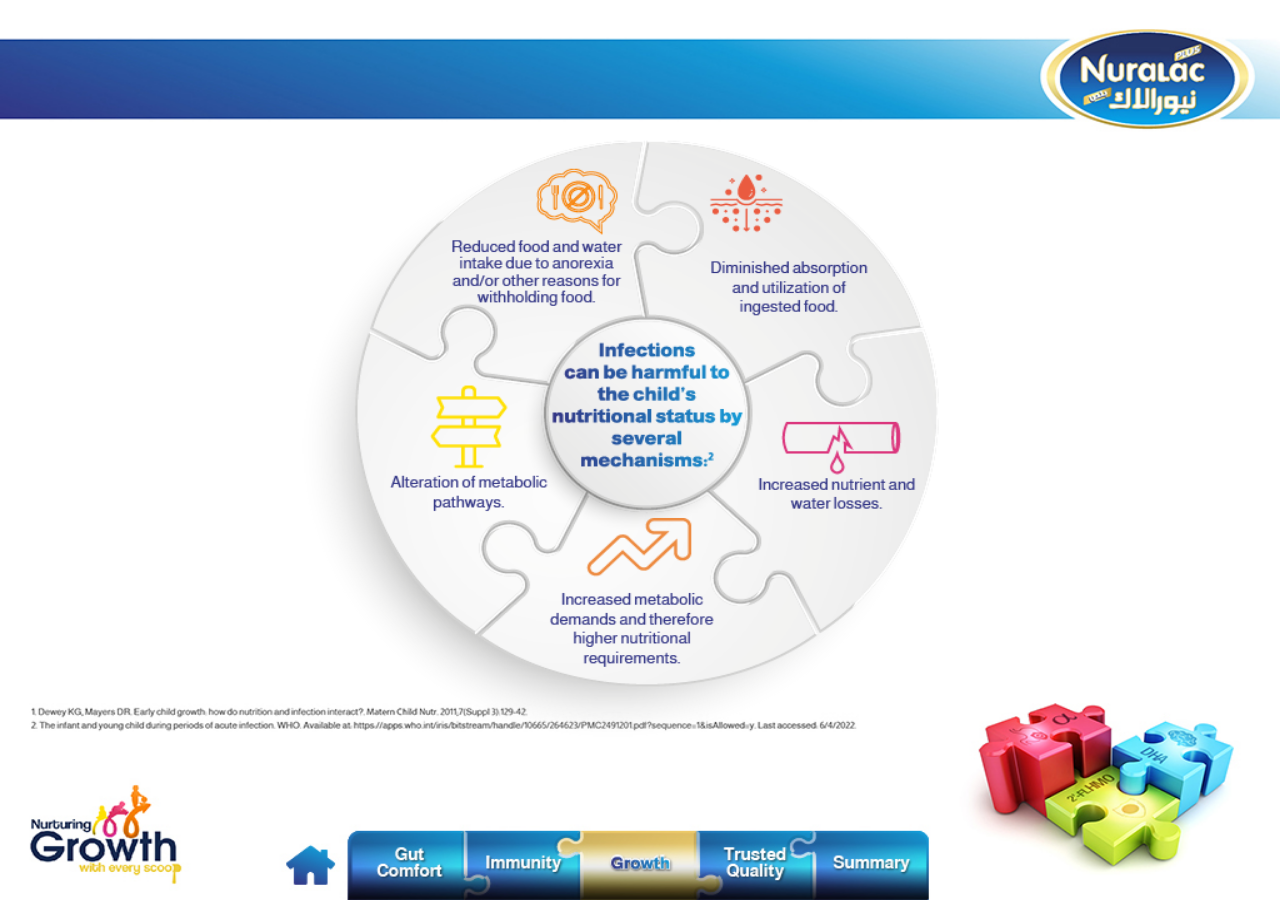
<file: slide8.html>
﻿<!DOCTYPE html>
<html>
  <head>
    <title>Nuralac_Detailer_First_Release</title>
    <!-- Meta Tags -->
    <meta charset="UTF-8" />
    <meta http-equiv="Content-Type" content="text/html; charset=utf-8" />
    <meta name="keywords" content="css animation, animation, css3, webkit, mozilla, w3c, dan eden, @_dte, animated, animate.css, dan eden" />
    <meta name="viewport" content="initial-scale = 1.0, user-scalable = yes, maximum-scale = 2.0" />
    <meta name="apple-mobile-web-app-capable" content="yes" />
    <meta name="apple-mobile-web-app-status-bar-style" content="black-translucent" />
    <meta name="format-detection" content="telephone=no" />
    <meta name="apple-mobile-web-app-capable" content="yes" />
    <meta name="apple-mobile-web-app-status-bar-style" content="black-translucent" />
    <!-- Css files -->
    <link rel="stylesheet" href="css/s8_style.css" />
    <link rel="stylesheet" href="css/animate.css" />
    <!-- JS files -->
    <script type="text/javascript" src="js/jquery.js"></script>
    <script type="text/javascript" src="js/s8_links.js"></script>
    <script type="text/javascript" src="js/insert.js"></script>
    <script type="text/javascript" src="js/swip/jquery-ui-1.9.2.custom.min.js"></script>
    <script type="text/javascript" src="js/swip/jquery.touchSwipe.js"></script>
    <script type="text/javascript" src="js/swip/jquery.touchSwipe.min.js"></script>
    <script type="text/javascript" src="js/fit.js"></script>

    <script type="text/javascript" id="customs-js">
      $(document).ready(function () {
        $("#img1").insert("drawLine", "0", "6");
        $("#img2").insert("drawLine", "3", "6");
        $("#img3").insert("rotateIn", "6", "1");
        $("#img4").insert("fadeIn", "7", "1");
        $("#img5").insert("fadeIn", "8", "1");
        $("#img6").insert("fadeIn", "9", "1");
        $("#img7").insert("fadeIn", "10", "1");
        $("#img8").insert("fadeIn", "11", "1");
        // my images
        $("#my-img1").insert("drawLine", "0", "6");
        $("#my-img2").insert("rotateIn", "6", "1");
        $("#my-img3").insert("fadeIn", "7", "1");
        $("#my-img4").insert("fadeIn", "8", "1");
        $("#my-img5").insert("fadeIn", "9", "1");
        $("#my-img6").insert("fadeIn", "10", "1");
        $("#my-img7").insert("fadeIn", "11", "1");
      });
    </script>
    <link rel="stylesheet" href="./css/media.css" />
  </head>

  <body>
    <div id="Main_Container" class="page8">
      <!-- main slide -->
      <div class="text-footer">
        1. Dewey KG, Mayers DR. Early child growth: how do nutrition and infection interact?.
        <i>Matern Child Nutr.</i> 2011;7(Suppl 3):129-42. <br />
        2. The infant and young child during periods of acute infection. WHO. Available at: https://apps.who.int/iris/bitstream/handle/10665/264623/PMC2491201.pdf?sequence=1&isAllowed=y. Last accessed: 6/4/2022.
      </div>
      <!-- tabs -->
      <div class="links">
        <a href="index.html"> <div id="home"></div></a>
        <a href="slide2.html"> <div id="div1"></div></a>
        <a href="slide5.html"> <div id="div2"></div></a>
        <a href="slide8.html"> <div id="div3"></div></a>
        <a href="slide11.html"> <div id="div4"></div></a>
        <a href="slide12.html"> <div id="div5"></div></a>
      </div>
      <!-- end of tabs -->
      <div class="logo">
        <img id="img-logo1" class="img-logo1" src="images/s1/img1.png" />
        <img id="img-logo2" class="img-logo2" src="images/s1/img2.png" />
        <div id="img-logo3" class="img-logo3"></div>
        <img id="img-logo4" class="img-logo4" src="images/s1/img4.png" />
      </div>
      <div class="images-page8">
        <div id="img1"></div>
        <div id="img2"></div>
        <img id="img3" src="images/s8/img3.png" />
        <img id="img4" src="images/s8/img4.png" />
        <img id="img5" src="images/s8/img5.png" />
        <img id="img6" src="images/s8/img6.png" />
        <img id="img7" src="images/s8/img7.png" />
        <img id="img8" src="images/s8/img8.png" />
      </div>
      <div
        id="my-img1"
        class="text-global"
        data-text="Repeated episodes of infection may put the child in <br />a near-constant state of growth suppression<sup>1</sup>"
      >
        Repeated episodes of infection may put <br />the child in a near-constant state of <br />growth suppression<sup>1</sup>
      </div>
      <div class="my-images-page8">
        <img id="my-img2" src="images/s8/img3.png" />
        <img id="my-img3" src="images/s8/img4.png" />
        <img id="my-img4" src="images/s8/img5.png" />
        <img id="my-img5" src="images/s8/img6.png" />
        <img id="my-img6" src="images/s8/img7.png" />
        <img id="my-img7" src="images/s8/img8.png" />
      </div>

      <!-- main slide -->
    </div>
    <script type="application/javascript">
      $(document).ready(function (e) {
        $("#my-img1").swipe({
          swipeLeft: function (event, direction, distance, duration, fingerCount) {
            window.location = "slide9.html";
          },
          swipeRight: function (event, direction, distance, duration, fingerCount) {
            window.location = "slide7.html";
          },
        });
        if (window.matchMedia("(min-width: 992px)").matches) {
          $("#Main_Container").swipe({
            swipeLeft: function (event, direction, distance, duration, fingerCount) {
              window.location = "slide9.html";
            },
            swipeRight: function (event, direction, distance, duration, fingerCount) {
              window.location = "slide7.html";
            },
          });
        }
      });
    </script>
    <script src="./js/index.js"></script>
  </body>
</html>
</file>
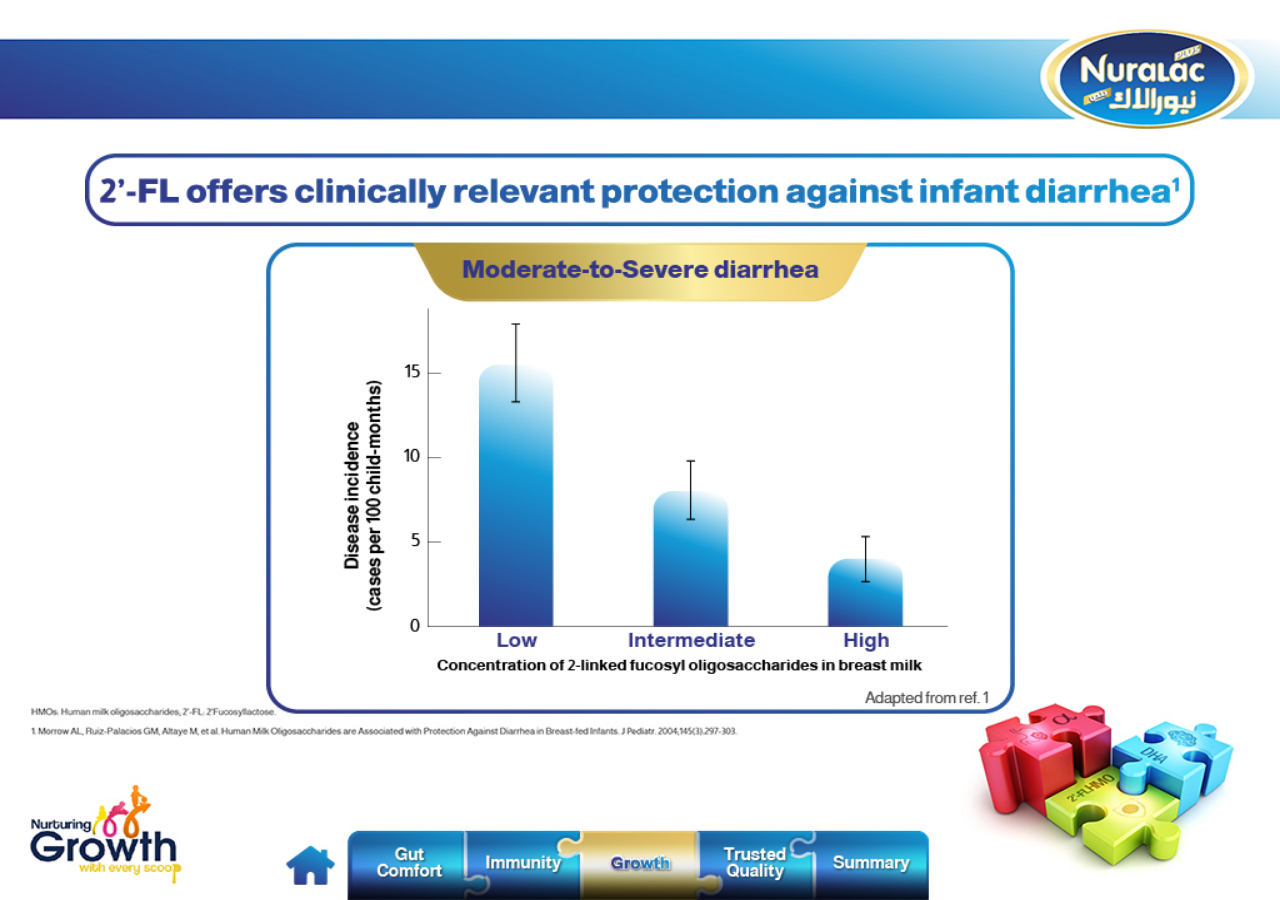
<file: slide9.html>
﻿<!DOCTYPE html>
<html>
  <head>
    <title>Nuralac_Detailer_First_Release</title>
    <!-- Meta Tags -->
    <meta charset="UTF-8" />
    <meta http-equiv="Content-Type" content="text/html; charset=utf-8" />
    <meta name="keywords" content="css animation, animation, css3, webkit, mozilla, w3c, dan eden, @_dte, animated, animate.css, dan eden" />
    <meta name="viewport" content="initial-scale = 1.0, user-scalable = yes, maximum-scale = 2.0" />
    <meta name="apple-mobile-web-app-capable" content="yes" />
    <meta name="apple-mobile-web-app-status-bar-style" content="black-translucent" />
    <meta name="format-detection" content="telephone=no" />
    <meta name="apple-mobile-web-app-capable" content="yes" />
    <meta name="apple-mobile-web-app-status-bar-style" content="black-translucent" />
    <!-- Css files -->
    <link rel="stylesheet" href="css/s9_style.css" />
    <link rel="stylesheet" href="css/animate.css" />
    <!-- JS files -->
    <script type="text/javascript" src="js/jquery.js"></script>
    <script type="text/javascript" src="js/s9_links.js"></script>
    <script type="text/javascript" src="js/insert.js"></script>
    <script type="text/javascript" src="js/swip/jquery-ui-1.9.2.custom.min.js"></script>
    <script type="text/javascript" src="js/swip/jquery.touchSwipe.js"></script>
    <script type="text/javascript" src="js/swip/jquery.touchSwipe.min.js"></script>
    <script type="text/javascript" src="js/fit.js"></script>

    <script type="text/javascript" id="customs-js">
      $(document).ready(function () {
        $("#img1").insert("drawLine", "0", "6");
        $("#img2").insert("drawLine", "3", "6");
        $("#img3").insert("fadeIn", "5", "1");
        $("#img4").insert("fadeIn", "6", "1");
        $("#img5").insert("fadeInUpBig", "7", "1");
        // my images
        $("#my-img1").insert("drawLine", "0", "6");
        $("#my-img2").insert("drawLine", "3", "6");
        $("#my-img3").insert("fadeIn", "5", "1");
        $("#my-img00").insert("fadeIn", "5", "1");
        $("#my-img4").insert("fadeIn", "6", "1");
        $("#my-img5").insert("fadeInUpBig", "7", "1");
      });
    </script>
    <link rel="stylesheet" href="./css/media.css" />
  </head>

  <body>
    <div id="Main_Container" class="page9">
      <!-- main slide -->
      <div class="text-footer">
        HMOs: Human milk oligosaccharides; 2’-FL: 2’Fucosyllactose. <br />
        1. Morrow AL, Ruiz-Palacios GM, Altaye M, et al. Human Milk Oligosaccharides are Associated with Protection Against Diarrhea in Breast-fed
        Infants. <i>J Pediatr.</i> 2004;145(3):297-303.
      </div>
      <!-- tabs -->
      <div class="links">
        <a href="index.html"> <div id="home"></div></a>
        <a href="slide2.html"> <div id="div1"></div></a>
        <a href="slide5.html"> <div id="div2"></div></a>
        <a href="slide8.html"> <div id="div3"></div></a>
        <a href="slide11.html"> <div id="div4"></div></a>
        <a href="slide12.html"> <div id="div5"></div></a>
      </div>
      <!-- end of tabs -->
      <div class="logo">
        <img id="img-logo1" class="img-logo1" src="images/s1/img1.png" />
        <img id="img-logo2" class="img-logo2" src="images/s1/img2.png" />
        <div id="img-logo3" class="img-logo3"></div>
        <img id="img-logo4" class="img-logo4" src="images/s1/img4.png" />
      </div>
      <div class="images-page9">
        <div id="img1"></div>
        <div id="img2"></div>
        <img id="img3" src="images/s9/img3.png" />
        <img id="img4" src="images/s9/img4.png" />
        <div id="mask">
          <img id="img5" src="images/s9/img5.png" />
        </div>
      </div>
      <div
        id="my-img1"
        class="text-global"
        data-text="HMOs are suggested to be clinically relevant for the protection <br /> against infant diarrhea<sup>1</sup>"
      >
        HMOs are suggested to be clinically <br />relevant for the protection against<br />
        infant diarrhea<sup>1</sup>
      </div>
      <img id="my-img3" class="button2" src="images/s9/img3.png" />
      <div class="my-images-page9">
        <img id="my-img00" class="button1" src="images/s9/button1.png" />
        <img id="my-img4" src="images/s9/img4.png" />
        <div id="my-mask">
          <img id="my-img5" src="images/s9/img5.png" />
        </div>
      </div>
      <!-- main slide -->
    </div>
    <script type="application/javascript">
      $(document).ready(function (e) {
        $("#my-img1").swipe({
          swipeLeft: function (event, direction, distance, duration, fingerCount) {
            window.location = "slide10.html";
          },
          swipeRight: function (event, direction, distance, duration, fingerCount) {
            window.location = "slide8.html";
          },
        });
        if (window.matchMedia("(min-width: 992px)").matches) {
          $("#Main_Container").swipe({
            swipeLeft: function (event, direction, distance, duration, fingerCount) {
              window.location = "slide10.html";
            },
            swipeRight: function (event, direction, distance, duration, fingerCount) {
              window.location = "slide8.html";
            },
          });
        }
      });
    </script>
    <script src="./js/index.js"></script>
  </body>
</html>
</file>
<file: css/s1_style.css>
@charset "utf-8";

/* CSS Document */
#full-screen {
  left: 50% !important;
}
@media (min-width: 577px) and (max-width: 992px) {
  #full-screen {
    left: 80% !important;
    top: 5% !important;
    width: 7% !important;
  }
}
#convert {
  position: absolute;
  width: 100%;
  height: 74vh;
  top: 12%;
  z-index: 10;
}
* {
  margin: 0;
  padding: 0;
}

* {
  -webkit-tap-highlight-color: rgba(255, 0, 0, 0);
  -webkit-touch-callout: none;
}

html,
body,
p,
ul,
li,
h1,
h2,
h3,
h4,
h5,
h6,
input,
table,
tr,
td,
th,
em,
strong,
pre,
code,
form,
img {
  margin: 0;
  padding: 0;
  border: 0;
}

a {
  text-decoration: none;
  outline: none;
  cursor: pointer;
}

ol,
ul {
  list-style: none;
}

html {
  height: 100%;
  width: 100%;
}
body {
  width: 1024px;
  height: 768px;
  position: relative;
  margin: 0 auto;
  background: #4f4e4c;
  overflow: hidden;
  padding: 0;
  transform-origin: top left;
  -ms-transform-origin: top left;
  -webkit-transform-origin: top left;
  margin: 0;
}

body::before,
body::after {
  display: none;
}
#Main_Container::after {
  left: 0;
  top: 30px !important;
}
#Main_Container .links::after {
  display: none;
}
body #Main_Container .logo {
  bottom: auto !important;
  top: 40px;
  left: auto !important;
  right: -55px;
  transform: none !important;
}
#Main_Container.page1 {
  width: 100vw;
  height: 100vh;
  overflow: hidden;
  position: absolute;
  left: 0px;
  top: 0px;
  right: 0px;
  bottom: 0px;
}
@media (max-width: 992px) {
  body {
    overflow-y: hidden !important;
    overflow-x: hidden !important;
    height: calc(100vh - 55px) !important;
  }
  body #Main_Container::before {
    background: url(../images/s1/linksHome.png) no-repeat;
  }
}
@media (min-width: 992px) {
  #Main_Container.page1 {
    height: 100%;
    background-image: url(../images/s1/bg.jpg) !important;
    background-repeat: no-repeat !important;
  }
}

/* Main Slide  */

/* tabs */
#home {
  position: absolute;
  display: block;
  top: 708px;
  left: 222px;
  width: 52px;
  height: 58px;
}

#div1 {
  position: absolute;
  display: block;
  top: 708px;
  left: 282px;
  width: 82px;
  height: 58px;
}

#div2 {
  position: absolute;
  display: block;
  top: 708px;
  left: 377px;
  width: 82px;
  height: 58px;
}

#div3 {
  position: absolute;
  display: block;
  top: 708px;
  left: 471px;
  width: 82px;
  height: 58px;
}

#div4 {
  position: absolute;
  display: block;
  top: 708px;
  left: 564px;
  width: 82px;
  height: 58px;
}

#div5 {
  position: absolute;
  display: block;
  top: 708px;
  left: 656px;
  width: 82px;
  height: 58px;
}
/* end of tabs */

/* #img1{
  position: absolute;
  top: 93px;
  left: 689px;
  height:37px;
  max-width: 119px;
  background: url(../images/s1/img1.png);
  background-repeat: no-repeat;
} */

/* #img2{
  position: absolute;
  top: 120px;
  left: 689px;
  height:70px;
  max-width: 290px;
  background: url(../images/s1/img2.png);
  background-repeat: no-repeat;
} */

#img1 {
  position: absolute;
  top: 93px;
  left: 689px;
}

#img2 {
  position: absolute;
  top: 120px;
  left: 689px;
}

#img3 {
  position: absolute;
  top: 187px;
  left: 782px;
  height: 44px;
  max-width: 197px;
  background: url(../images/s1/img3.png);
  background-repeat: no-repeat;
}

/* #img4{
  position: absolute;
  top: 28px;
  left: 805px;
  max-height:120px;
  width: 110px;
  background: url(../images/s1/img4.png);
  background-repeat: no-repeat;
} */

#img4 {
  position: absolute;
  top: 28px;
  left: 805px;
}

/* End Main Slide  */
</file>
<file: css/media.css>
@import url("https://fonts.googleapis.com/css2?family=Almarai:wght@300;400;700;800&display=swap");
.links a div {
  z-index: 10;
}

@keyframes op {
  0% {
    opacity: 0;
  }
  100% {
    opacity: 1;
  }
}
@media (max-width: 576px) {
  div.full-screen a div {
    bottom: 0 !important;
  }

  #Main_Container .links a div {
    top: auto;
    bottom: 0;
    width: 75px;
    height: 45px;
    z-index: 1;
  }
  #Main_Container .links a:nth-of-type(1) div {
    left: -8%;
  }
  #Main_Container .links a:nth-of-type(2) div {
    left: 10%;
  }
  #Main_Container .links a:nth-of-type(3) div {
    left: 28.5%;
  }
  #Main_Container .links a:nth-of-type(4) div {
    left: 46%;
  }
  #Main_Container .links a:nth-of-type(5) div {
    left: 64%;
  }
  #Main_Container .links a:nth-of-type(6) div {
    left: 82%;
  }

  .page1 .my-images {
    display: flex;
    flex-direction: column;
    justify-content: space-evenly;
    align-items: center;
    height: 90vh;
    width: 100%;
  }
  .page1 .my-images img:nth-of-type(1) {
    width: 100%;
  }
  .page1 .my-images img:nth-of-type(2) {
    margin-top: -17%;
    width: 60%;
  }
  .page1 .my-images img:nth-of-type(3) {
    width: 60%;
    margin-top: -4%;
  }
}
@media (max-width: 992px) {
  #ascrail2000-hr,
#ascrail2000 {
    box-shadow: inset 0 0 6px rgba(0, 0, 0, 0.7);
    border-radius: 10px;
  }

  .nicescroll-cursors {
    box-shadow: inset 0 0 6px black;
    border-radius: 10px !important;
    background-color: transparent !important;
  }

  .text-global {
    position: absolute;
    z-index: 1;
    overflow: hidden;
    top: 0%;
    height: 90px;
    left: 0;
    color: white;
    font-weight: bold;
    text-shadow: 2px 2px 2px #000000;
    font-size: 18px;
    line-height: 1;
    max-width: 100%;
    margin: 15px;
  }

  .text-global-2 {
    position: absolute;
    background-size: 100%;
    left: 4%;
    top: 11%;
    height: 51px;
    width: 80%;
    z-index: 1;
    color: #333687;
    font-size: 15px;
    font-weight: bold;
    white-space: nowrap;
    overflow: hidden;
  }

  .text-footer {
    position: absolute;
    width: 94%;
    overflow: hidden;
    left: 5px;
    bottom: 16.5%;
    z-index: 1;
    font-size: 10px;
    line-height: 1.3;
    font-weight: 600;
    color: #0000009e;
    transform: scale(0.94);
  }

  .logo-lg-screen {
    display: none;
  }

  :root,
body {
    overflow-y: scroll;
    overflow-x: hidden;
    font-family: "Almarai", sans-serif;
  }

  body {
    height: 100vh;
    width: 100vw;
    position: relative;
  }
  body::after {
    content: "";
    position: absolute;
    width: 100%;
    height: 80px;
    top: 0;
    background: linear-gradient(90deg, #034186 6%, #075eab 35%, #0d6dba 66%, #90caf9 97%, #e3f2fd 100%);
  }
  body #Main_Container {
    background: #fff;
    height: 100% !important;
    width: 100% !important;
  }
  body #Main_Container::before {
    content: "";
    position: absolute;
    background-size: 100%;
    width: 100%;
    height: 42px;
    left: 0;
    bottom: 0;
    z-index: 1;
  }
  body #Main_Container #full-screen {
    position: absolute;
    width: 10%;
    top: 2%;
    left: 2%;
    cursor: pointer;
    z-index: 33;
  }
  body #Main_Container.full-screen::before {
    bottom: 0 !important;
  }
  body #Main_Container .links::after {
    content: "";
    position: absolute;
    width: 22%;
    height: 7%;
    background: url(../images/s1/img6.png) no-repeat;
    background-size: 100%;
    bottom: 44px;
    right: 0%;
  }
  body #Main_Container .logo {
    position: absolute;
    left: -47px;
    bottom: 20px;
    height: 100px;
    width: 200px;
    transform: scale(0.4);
    z-index: 1;
  }
  body #Main_Container .logo div,
body #Main_Container .logo img {
    position: absolute;
  }
  body #Main_Container .logo .img-logo1 {
    left: 0px;
    top: 10px;
    width: 50px;
  }
  body #Main_Container .logo .img-logo2 {
    top: 26px;
    left: 0;
    width: 120px;
  }
  body #Main_Container .logo .img-logo3 {
    top: 42px;
    left: -25px;
    transform: scale(0.5);
    height: 44px;
    max-width: 197px;
    background: url(../images/s1/img3.png);
    background-repeat: no-repeat;
  }
  body #Main_Container .logo .img-logo4 {
    top: -27px;
    left: 56px;
    width: 60px;
  }
  body .page2 .analysis-circle {
    display: none;
  }
  body .page2 .my-analysis-circle {
    position: absolute;
    width: 100%;
    top: 12%;
    height: 50vh;
    overflow-y: scroll;
  }
  body .page2 .my-analysis-circle .con2,
body .page2 .my-analysis-circle .con1 {
    display: flex;
    justify-content: center;
    align-items: center;
    height: 170px;
  }
  body .page2 .my-analysis-circle .con2 div:nth-of-type(1),
body .page2 .my-analysis-circle .con1 div:nth-of-type(1) {
    max-width: 160px;
    color: #333686;
    font-weight: bold;
    line-height: 1.2;
    width: 46%;
  }
  body .page2 .my-analysis-circle .con2 div:nth-of-type(2),
body .page2 .my-analysis-circle .con1 div:nth-of-type(2) {
    max-width: 160px;
    width: 155px;
    transform: scale(0.7);
  }
  body .page2 .my-analysis-circle .my-analysis {
    width: 94%;
    margin-left: 1%;
    position: relative;
    margin-top: 15%;
  }
  body .page2 .my-analysis-circle .my-analysis #my-img3 {
    width: 100%;
  }
  body .page2 .my-analysis-circle .my-analysis #my-img4 {
    position: absolute;
    top: 4%;
    left: 1%;
    width: 99%;
  }
  body .page2 .my-analysis-circle .my-analysis #my-mask {
    position: absolute;
    top: 7.9%;
    overflow: hidden;
    width: 100%;
    height: 63%;
  }
  body .page2 .my-analysis-circle .my-analysis #my-mask #my-img5 {
    width: 87%;
    position: absolute;
    left: 11%;
    bottom: 0;
    height: 100%;
  }
  body .page3 .text-global {
    top: 1%;
    font-size: 16px;
  }
  body .page3 .images-page3 {
    display: none;
  }
  body .page3 .my-images-page3 {
    position: absolute;
    height: 50vh;
    width: 100%;
    top: 20%;
    display: flex;
    flex-direction: column;
    justify-content: space-evenly;
    align-items: center;
  }
  body .page3 .my-images-page3 div:nth-of-type(2),
body .page3 .my-images-page3 div:nth-of-type(3) {
    display: flex;
    flex-direction: row;
    flex-wrap: nowrap;
    align-items: center;
  }
  body .page3 .my-images-page3 div:nth-of-type(2) div:nth-of-type(1),
body .page3 .my-images-page3 div:nth-of-type(3) div:nth-of-type(1) {
    flex-basis: 50%;
    max-width: 168px !important;
    max-width: 160px;
    color: #333686;
    font-weight: bold;
    line-height: 1.2;
  }
  body .page3 .my-images-page3 div:nth-of-type(2) img,
body .page3 .my-images-page3 div:nth-of-type(3) img {
    width: 50%;
  }
  body .page4 #img1 {
    display: none;
  }
  body .page4 .text-global {
    top: 0%;
  }
  body .page4 .images-page4 {
    display: none;
  }
  body .page4 #img1 {
    top: 10%;
    left: 2px;
    z-index: 1;
    height: 74px;
    background: url(../images/s4/text1.png) no-repeat;
  }
  body .page4 .my-images-page4 {
    position: relative;
    width: 100vw;
    height: 44vh;
    top: 26%;
  }
  body .page4 .my-images-page4 img:not(:nth-of-type(1)) {
    position: absolute;
  }
  body .page4 .my-images-page4 img:nth-of-type(1) {
    width: 90%;
  }
  body .page4 .my-images-page4 img:nth-of-type(2) {
    right: 14%;
    top: 18px;
    width: 30%;
  }
  body .page4 .my-images-page4 img:nth-of-type(3) {
    width: 33%;
    left: 13%;
    top: 22px;
  }
  body .page4 .my-images-page4 .once-img {
    position: absolute;
    width: 100%;
    height: 100%;
    left: 0;
    top: 0;
  }
  body .page4 .my-images-page4 .once-img img {
    width: 57%;
    margin-top: 56%;
    margin-left: 19%;
  }
  body .page5 .text-global-2 {
    line-height: 1;
    top: 12%;
  }
  body .page5 .images-page5 {
    display: none;
  }
  body .page5 #my-img1 {
    top: 1%;
    font-size: 17px;
  }
  body .page5 #my-img2 {
    position: absolute;
    background: url(../images/s5/text2.png) no-repeat;
    max-width: 98%;
    z-index: 1;
    height: 40px;
    top: 22.5%;
  }
  body .page5 .my-images-page5 {
    display: flex;
    flex-direction: column;
    position: absolute;
    top: 18%;
    width: 100vw;
  }
  body .page5 .my-images-page5 img:nth-of-type(1) {
    border-radius: 10px;
    margin: 5px 5px 0;
  }
  body .page5 .my-images-page5 img:nth-of-type(2) {
    width: 64%;
    height: 16vh;
    margin-left: 20%;
  }
  body .page6 .images-page6 {
    display: none;
  }
  body .page6 .text-global-2 {
    line-height: 1.2;
  }
  body .page6 #my-img2 {
    background: url(../images/s6/text2.png) no-repeat;
    position: absolute;
    width: 100%;
    height: 37px;
    top: 22%;
    z-index: 1;
  }
  body .page6 .my-images-page6 {
    position: absolute;
    top: 18%;
    left: 0%;
    display: flex;
    flex-direction: column;
    width: 100vw;
    height: 40vh;
    overflow-y: scroll;
    align-items: center;
    justify-content: space-between;
  }
  body .page6 .my-images-page6 > div {
    flex-basis: 100%;
    display: flex;
    align-items: center;
    justify-content: space-evenly;
  }
  body .page6 .my-images-page6 > div img {
    width: 39%;
  }
  body .page6 .my-images-page6 > div div {
    max-width: 160px;
    color: #333686;
    font-weight: bold;
    line-height: 1.2;
    font-size: 14px;
  }
  body .page6 #my-img7 {
    position: absolute;
    bottom: 33%;
    left: 50%;
    transform: translateX(-50%);
    width: 60%;
  }
  body .page6 .button2 {
    display: none;
  }
  body .page7 .images-page7 {
    display: none;
  }
  body .page7 #my-img1 {
    top: 0%;
  }
  body .page7 .my-images-page7 {
    display: grid;
    grid-template-columns: repeat(1, 1fr);
    position: absolute;
    top: 23%;
    place-items: center;
    width: 100%;
  }
  body .page7 .my-images-page7 .group-shape {
    z-index: 1;
    display: flex;
    justify-content: space-between;
    align-items: center;
  }
  body .page7 .my-images-page7 #my-img3 {
    width: 37%;
  }
  body .page7 .my-images-page7 > img:nth-of-type(3) {
    width: 75%;
    position: absolute;
    bottom: -17%;
    left: 11.8%;
  }
  body .page7 .my-images-page7 > div > img:nth-of-type(1) {
    width: 32%;
  }
  body .page7 .my-images-page7 > div > img:nth-of-type(2) {
    width: 15%;
  }
  body .page7 .my-images-page7 > div > img:nth-of-type(3) {
    width: 32%;
  }
  body .page8 .images-page8 {
    display: none;
  }
  body .page8 #my-img1 {
    font-size: 17px;
  }
  body .page8 .my-images-page8 {
    position: relative;
    top: 27%;
    left: 8%;
  }
  body .page8 .my-images-page8 img {
    position: absolute;
  }
  body .page8 .my-images-page8 img:nth-of-type(1) {
    width: 80%;
  }
  body .page8 .my-images-page8 img:nth-of-type(2) {
    right: 27%;
    top: 22px;
    width: 22%;
  }
  body .page8 .my-images-page8 img:nth-of-type(3) {
    width: 23%;
    margin-top: 37%;
    margin-left: 54%;
  }
  body .page8 .my-images-page8 img:nth-of-type(4) {
    width: 26%;
    margin-top: 50%;
    margin-left: 30%;
  }
  body .page8 .my-images-page8 img:nth-of-type(5) {
    width: 22%;
    margin-top: 32%;
    margin-left: 9%;
  }
  body .page8 .my-images-page8 img:nth-of-type(6) {
    left: 17%;
    top: 9px;
    width: 25%;
  }
  body .page9 .button2,
body .page9 .images-page9 {
    display: none;
  }
  body .page9 .my-images-page9 {
    position: relative;
    height: 50vh;
    top: 30%;
  }
  body .page9 .my-images-page9 > img:nth-of-type(1) {
    position: absolute;
    top: -20%;
    left: 50%;
    transform: translateX(-50%);
    width: 70%;
  }
  body .page9 .my-images-page9 > img:nth-of-type(2) {
    width: 98%;
    margin-left: 1%;
    position: absolute;
  }
  body .page9 .my-images-page9 > div:nth-of-type(1) {
    width: 100%;
    overflow: hidden;
  }
  body .page9 .my-images-page9 > div:nth-of-type(1) img:nth-of-type(1) {
    width: 55%;
    margin-top: 11.6%;
    margin-left: 29%;
  }
  body .page10 .images-page10 {
    display: none;
  }
  body .page10 #my-img1 {
    top: 1%;
  }
  body .page10 .my-images-page10 {
    display: grid;
    grid-template-columns: repeat(1, 1fr);
    place-items: center;
    position: absolute;
    top: 23%;
  }
  body .page10 .my-images-page10 #my-img8 {
    display: none;
  }
  body .page10 .my-images-page10 img {
    width: 25%;
  }
  body .page10 .my-images-page10 > img:nth-of-type(2) {
    width: 40%;
    border-radius: 10px;
    margin-top: 10px;
  }
  body .page10 .my-images-page10 > img:nth-of-type(3) {
    width: 80%;
    margin-bottom: -240px;
  }
  body .page10 .my-images-page10 > img:nth-of-type(5) {
    margin-top: 17%;
    width: 29%;
  }
  body .page10 .my-images-page10 > img:nth-of-type(6) {
    display: none;
  }
  body .page10 .my-images-page10 > div {
    display: flex;
    justify-content: space-around;
    align-items: center;
  }
  body .page10 .my-images-page10 > div > img:nth-of-type(2) {
    width: 10%;
  }
  body .page11 .images-page11 {
    display: none;
  }
  body .page11 #my-img1 {
    top: -1%;
    line-height: 1.2;
  }
  body .page11 .my-images-page11 {
    position: absolute;
    top: 10%;
    display: flex;
    flex-direction: column;
    align-items: center;
    justify-content: space-around;
    height: 50vh;
  }
  body .page11 .my-images-page11 img:nth-of-type(1) {
    width: 60%;
  }
  body .page11 .my-images-page11 ul {
    list-style: disc;
    width: 85%;
  }
  body .page11 .my-images-page11 ul li {
    font-size: 17px;
    margin-bottom: 10px;
    font-weight: 400;
    color: #666666;
  }
  body .page12 .images-page12 {
    display: none;
  }
  body .page12 #my-img1 {
    top: 0%;
  }
  body .page12 .my-images-page12 {
    position: absolute;
    height: 50vh;
    top: 24%;
    display: flex;
    flex-direction: column;
    justify-content: space-around;
    align-items: center;
  }
  body .page12 .my-images-page12 img:nth-of-type(1) {
    width: 90%;
  }
  body .page12 .my-images-page12 img:nth-of-type(2) {
    width: 100%;
  }
}
@media (min-width: 577px) and (max-width: 992px) {
  #ascrail2000 {
    display: none !important;
  }

  body {
    overflow-y: scroll;
    height: 100vh !important;
  }
  body::before {
    bottom: 16%;
  }
  body #Main_Container::before {
    background-size: 100% 100% !important;
    left: 50% !important;
    transform: translateX(-50%);
    width: 340px !important;
    bottom: 0;
  }
  body #Main_Container .logo {
    bottom: -35px;
    left: 0;
  }
  body #Main_Container .links::after {
    bottom: -5% !important;
    width: 13% !important;
    height: 12% !important;
    right: 3%;
  }
  body #Main_Container .links a div {
    top: auto;
    bottom: 0;
    width: 58px;
    height: 42px;
    z-index: 1;
  }
  body #Main_Container .links a:nth-of-type(1) div {
    left: 22%;
  }
  body #Main_Container .links a:nth-of-type(2) div {
    left: 31%;
  }
  body #Main_Container .links a:nth-of-type(3) div {
    left: 40%;
  }
  body #Main_Container .links a:nth-of-type(4) div {
    left: 48.5%;
  }
  body #Main_Container .links a:nth-of-type(5) div {
    left: 57.8%;
  }
  body #Main_Container .links a:nth-of-type(6) div {
    left: 66%;
  }
  body #Main_Container div.links.full-screen::after {
    bottom: -9% !important;
    width: 18% !important;
  }

  .text-global {
    left: 2% !important;
    max-width: 80% !important;
    font-size: 19px !important;
    top: 0 !important;
  }

  .text-global-2 {
    top: 10% !important;
    font-size: 19px;
  }

  .page1 .my-images {
    position: relative;
    width: 100vw;
    height: 100vh;
  }
  .page1 .my-images img {
    position: absolute;
  }
  .page1 .my-images img:nth-of-type(1) {
    left: 50%;
    top: 50%;
    transform: translate(-50%, -56%);
    box-shadow: 0 0 20px 30px #f3fafe, 0 0 20px 30px #ffffff;
    width: 100%;
  }
  .page1 .my-images img:nth-of-type(2) {
    width: 25%;
    right: -10px;
    bottom: 6%;
  }
  .page1 .my-images img:nth-of-type(3) {
    width: 25%;
    bottom: 10%;
  }

  .page2 .text-global {
    line-height: 1.2;
  }
  .page2 .text-footer {
    bottom: 8.5% !important;
  }
  .page2 .my-analysis-circle {
    overflow: hidden !important;
    height: auto !important;
    display: flex !important;
    flex-direction: column !important;
    justify-content: center;
    align-items: space-around;
    width: 100% !important;
    top: 16% !important;
  }
  .page2 .my-analysis-circle .con-main {
    display: flex;
    justify-content: space-evenly;
    align-items: center;
    height: 20vh;
  }
  .page2 .my-analysis-circle .con2 {
    margin-right: 3%;
  }
  .page2 .my-analysis-circle .con2,
.page2 .my-analysis-circle .con1 {
    height: 115px !important;
    flex-grow: 1;
  }
  .page2 .my-analysis-circle .con2 img,
.page2 .my-analysis-circle .con1 img {
    width: 60% !important;
    flex-basis: 33%;
    height: 80px !important;
  }
  .page2 .my-analysis-circle .con2 div,
.page2 .my-analysis-circle .con1 div {
    transform: scale(1) !important;
    width: 22vw !important;
  }
  .page2 .my-analysis-circle .con1 div canvas {
    margin-top: 34px;
  }
  .page2 .my-analysis-circle .my-analysis {
    margin-top: 6px !important;
    position: unset !important;
    right: -92%;
    width: 99% !important;
    height: 100%;
  }
  .page2 .my-analysis-circle .my-analysis #my-img3 {
    width: 99% !important;
    height: 94% !important;
    margin-top: 1% !important;
  }
  .page2 .my-analysis-circle .my-analysis #my-img4 {
    width: 94% !important;
    margin-left: 2%;
    height: 62% !important;
    margin-top: 36% !important;
  }
  .page2 .my-analysis-circle .my-analysis #my-mask {
    width: 92% !important;
    height: 42% !important;
    left: 3%;
    top: 39.7% !important;
  }
  .page2 .my-analysis-circle .my-analysis #my-mask #my-img5 {
    width: 88% !important;
  }

  .page3 .text-global {
    top: 1% !important;
  }
  .page3 .text-footer {
    bottom: 15.5%;
  }
  .page3 .my-images-page3 {
    height: 16vh !important;
    flex-direction: row !important;
    top: 28% !important;
  }
  .page3 .my-images-page3 div:nth-of-type(2),
.page3 .my-images-page3 div:nth-of-type(1) {
    justify-content: center;
  }

  .page4 .text-global {
    top: 1% !important;
  }
  .page4 #img1 {
    background: url(../images/s4/text2.png) no-repeat !important;
    top: 4% !important;
  }
  .page4 .my-images-page4 {
    top: 13% !important;
    transform: scale(1) !important;
  }
  .page4 .my-images-page4 img:nth-of-type(3) {
    top: 39px !important;
  }

  .page5 .text-footer {
    bottom: 10.5%;
  }
  .page5 #my-img1 {
    max-width: 99% !important;
    line-height: 1.1;
  }
  .page5 .my-images-page5 {
    flex-direction: row !important;
    justify-content: center;
    align-items: center;
    top: 30% !important;
  }
  .page5 .my-images-page5 img:nth-of-type(1) {
    width: 50% !important;
    transform: translateX(-50%);
    margin: 0 !important;
    margin-left: 23% !important;
  }
  .page5 .my-images-page5 img:nth-of-type(2) {
    width: 40% !important;
    margin-left: -25% !important;
  }

  .page6 .text-global-2 {
    font-size: 26px !important;
  }
  .page6 .text-footer {
    bottom: 15% !important;
  }
  .page6 #my-img2 {
    background: url(../images/s6/text5.png) no-repeat !important;
    top: 24.5% !important;
  }
  .page6 .button2 {
    display: block !important;
  }
  .page6 .my-images-page6 {
    flex-direction: row !important;
    column-gap: 40px;
    overflow-y: clip !important;
    overflow-x: scroll !important;
    width: 100vw !important;
    left: 1% !important;
  }
  .page6 .my-images-page6 > div {
    min-width: 400px;
  }
  .page6 .button1 {
    display: none;
  }
  .page6 #my-img7 {
    width: 50% !important;
    height: 60px !important;
    bottom: 30% !important;
  }

  .page7 .text-footer {
    bottom: 15% !important;
  }
  .page7 #my-img1 {
    top: 1% !important;
  }
  .page7 .my-images-page7 {
    top: 32% !important;
    justify-content: center !important;
    align-items: center !important;
    display: flex !important;
  }
  .page7 .my-images-page7 #my-img3 {
    margin-right: 8%;
    width: 22% !important;
  }
  .page7 .my-images-page7 .group-shape {
    position: relative;
    justify-content: space-evenly !important;
  }
  .page7 .my-images-page7 .group-shape::after {
    content: "";
    position: absolute;
    background: url(../images/s7/img5.png) no-repeat;
    background-size: 68%;
    width: 81px;
    height: 86px;
    top: 33%;
    left: -9%;
    opacity: 0;
    animation: op 1s alternate 4.5s both;
  }
  .page7 .my-images-page7 .group-shape > img:nth-of-type(1) {
    width: 25% !important;
    margin-top: 3%;
  }
  .page7 .my-images-page7 .group-shape > img:nth-of-type(2) {
    width: 11% !important;
    margin-top: 4px;
  }
  .page7 .my-images-page7 .group-shape > img:nth-of-type(3) {
    width: 25% !important;
    margin-top: 3%;
  }
  .page7 .my-images-page7 > img:nth-of-type(2) {
    position: absolute;
    top: -22px;
    left: 36% !important;
  }
  .page7 .my-images-page7 > img:nth-of-type(3) {
    width: 40% !important;
    bottom: -23% !important;
    left: 45% !important;
  }

  .page8 .text-footer {
    bottom: 15% !important;
  }
  .page8 #my-img1 {
    top: 0% !important;
  }
  .page8 .my-images-page8 {
    transform: scale(2);
    margin-top: 1%;
    left: 13% !important;
  }
  .page8 .my-images-page8 img:nth-of-type(1) {
    width: 35% !important;
    left: 24%;
  }
  .page8 .my-images-page8 img:nth-of-type(2) {
    right: 43% !important;
    top: 14px !important;
    width: 11% !important;
  }
  .page8 .my-images-page8 img:nth-of-type(3) {
    margin-top: 16% !important;
    margin-left: 48% !important;
    width: 10% !important;
  }
  .page8 .my-images-page8 img:nth-of-type(4) {
    margin-top: 22% !important;
    margin-left: 37% !important;
    width: 11% !important;
  }
  .page8 .my-images-page8 img:nth-of-type(5) {
    margin-top: 13% !important;
    margin-left: 27.5% !important;
    width: 11% !important;
  }
  .page8 .my-images-page8 img:nth-of-type(6) {
    left: 31% !important;
    top: 7px !important;
    width: 11% !important;
  }

  .page9 .text-footer {
    bottom: 15% !important;
  }
  .page9 .button2 {
    display: block !important;
  }
  .page9 #my-img1 {
    display: block !important;
    top: 0% !important;
  }
  .page9 .button2 {
    position: absolute;
    left: 50%;
    transform: translateX(-50%);
    width: 64%;
    top: 9.5%;
    height: 45px;
  }
  .page9 .my-images-page9 {
    height: 35vh !important;
    width: 154% !important;
    left: -29% !important;
    top: 32% !important;
  }
  .page9 .my-images-page9 .button1 {
    display: none;
  }
  .page9 .my-images-page9 > img:nth-of-type(1) {
    width: 45% !important;
    top: -13% !important;
  }
  .page9 .my-images-page9 > img:nth-of-type(2) {
    width: 50% !important;
    position: absolute !important;
    height: 100% !important;
    left: 50% !important;
    top: 6% !important;
    transform: translateX(-50%);
  }
  .page9 .my-images-page9 > div:nth-of-type(1) {
    position: relative !important;
    height: 87%;
  }
  .page9 .my-images-page9 > div:nth-of-type(1) img:nth-of-type(1) {
    position: absolute !important;
    width: 29% !important;
    height: 76% !important;
    top: 24.3% !important;
    left: 40% !important;
    margin: 0 !important;
  }

  .page10 .text-footer {
    bottom: 15% !important;
  }
  .page10 #my-img1 {
    top: 1% !important;
  }
  .page10 .my-images-page10 {
    display: flex !important;
    align-items: center !important;
    top: 33% !important;
    margin-left: 1%;
  }
  .page10 .my-images-page10 #my-img8 {
    display: block !important;
    position: absolute;
    width: 6%;
    left: 19%;
  }
  .page10 .my-images-page10 > img:nth-of-type(1) {
    width: 16%;
  }
  .page10 .my-images-page10 > img:nth-of-type(2) {
    width: 20% !important;
    position: absolute;
    top: -25%;
    left: 42%;
  }
  .page10 .my-images-page10 > img:nth-of-type(3) {
    position: absolute;
    width: 46% !important;
    margin: 0 !important;
    top: 84%;
    left: 27%;
  }
  .page10 .my-images-page10 > img:nth-of-type(5) {
    margin: 0 !important;
    width: 20% !important;
  }
  .page10 .my-images-page10 > img:nth-of-type(6) {
    width: 6% !important;
    position: absolute;
    left: 70.5%;
    display: block !important;
  }
  .page10 .my-images-page10 > div {
    justify-content: space-evenly !important;
    margin-left: 13px;
  }
  .page10 .my-images-page10 > div > img:not(:nth-of-type(2)) {
    width: 28% !important;
  }
  .page10 .my-images-page10 > div > img:nth-of-type(2) {
    margin-left: -12% !important;
  }
  .page10 .my-images-page10 > div > img:nth-of-type(3) {
    margin-left: -12% !important;
  }
  .page10 .my-images-page10 > div > img:nth-of-type(3)::after {
    content: "";
    position: absolute;
  }

  .page11 #my-img1 {
    top: 0% !important;
    line-height: 1;
  }
  .page11 .my-images-page11 {
    flex-direction: row !important;
    column-gap: 10%;
    margin-left: 10px;
  }
  .page11 .my-images-page11 img:nth-of-type(1) {
    width: 34% !important;
  }
  .page11 .my-images-page11 img:nth-of-type(2) {
    width: 60% !important;
  }

  .page12 #my-img1 {
    top: 0% !important;
  }
  .page12 .my-images-page12 {
    flex-direction: row !important;
    justify-content: center !important;
  }
  .page12 .my-images-page12 img:nth-of-type(1) {
    width: 50% !important;
    margin-left: 80px;
  }
  .page12 .my-images-page12 img:nth-of-type(2) {
    width: 50% !important;
    margin-right: 50px;
  }
}
@media (min-width: 992px) {
  .text-global-2,
.text-footer,
#full-screen,
.page12 #my-img1,
.my-images-page12,
.page11 #my-img1,
.my-images-page11,
.page10 #my-img1,
.my-images-page10,
.page9 #my-img1,
.page9 #my-img3,
.my-images-page9,
.my-images-page8,
.page7 #my-img1,
.my-images-page7,
.page6 #my-img1,
.page6 #my-img7,
.page6 #my-img2,
.my-images-page6,
.page5 .my-img2,
.page5 .my-img1,
.my-images-page5,
.my-images-page4,
.my-images-page3,
.my-analysis-circle,
.logo,
.text-global,
.my-images {
    display: none;
  }
}
@media (prefers-color-scheme: dark) {
  body {
    color: #333;
    background: #fff !important;
  }

  #Main_Container {
    color: #333;
    background-color: #fff !important;
  }
}
</file>
<file: css/s10_style.css>
@charset "utf-8";

/* CSS Document */

* {
  margin: 0;
  padding: 0;
}

* {
  -webkit-tap-highlight-color: rgba(255, 0, 0, 0);
  -webkit-touch-callout: none;
}

html,
body,
p,
ul,
li,
h1,
h2,
h3,
h4,
h5,
h6,
input,
table,
tr,
td,
th,
em,
strong,
pre,
code,
form,
img {
  margin: 0;
  padding: 0;
  border: 0;
}

a {
  text-decoration: none;
  outline: none;
  cursor: pointer;
}

ol,
ul {
  list-style: none;
}

html {
  height: 100%;
  width: 100%;
}
.text-footer {
  bottom: 18.5% !important;
}
@media (min-width: 577px) and (max-width: 992px) {
  body::before {
  }
}
body {
  width: 1024px;
  height: 768px;
  position: relative;
  margin: 0 auto;
  background: #4f4e4c;
  overflow: hidden;
  padding: 0;
  transform-origin: top left;
  -ms-transform-origin: top left;
  -webkit-transform-origin: top left;
  margin: 0;
}

#Main_Container {
  width: 1024px;
  height: 768px;
  overflow: hidden;
  position: absolute;
  left: 0px;
  top: 0px;
  right: 0px;
  bottom: 0px;
  background-image: url(../images/s10/bg.jpg);
  background-repeat: no-repeat;
}

/* Main Slide  */

/* tabs */
#home {
  position: absolute;
  display: block;
  top: 708px;
  left: 222px;
  width: 52px;
  height: 58px;
}

#div1 {
  position: absolute;
  display: block;
  top: 708px;
  left: 282px;
  width: 82px;
  height: 58px;
}

#div2 {
  position: absolute;
  display: block;
  top: 708px;
  left: 377px;
  width: 82px;
  height: 58px;
}

#div3 {
  position: absolute;
  display: block;
  top: 708px;
  left: 471px;
  width: 82px;
  height: 58px;
}

#div4 {
  position: absolute;
  display: block;
  top: 708px;
  left: 564px;
  width: 82px;
  height: 58px;
}

#div5 {
  position: absolute;
  display: block;
  top: 708px;
  left: 656px;
  width: 82px;
  height: 58px;
}
/* end of tabs */

#img1 {
  position: absolute;
  top: 45px;
  left: 20px;
  height: 45px;
  max-width: 699px;
  background: url(../images/s10/img1.png);
  background-repeat: no-repeat;
}

#img2 {
  position: absolute;
  top: 288px;
  left: 399px;
}

#img3 {
  position: absolute;
  top: 117px;
  left: 425px;
}

#img4 {
  position: absolute;
  top: 359px;
  left: 115px;
  z-index: 5;
}

#img5 {
  position: absolute;
  top: 415px;
  left: 324px;
  z-index: 5;
}

#img6 {
  position: absolute;
  top: 355px;
  left: 420px;
  z-index: 5;
}

#img7 {
  position: absolute;
  top: 519px;
  left: 118px;
}

#img8 {
  position: absolute;
  top: 414px;
  left: 626px;
}

#img9 {
  position: absolute;
  top: 338px;
  left: 714px;
}

/* End Main Slide  */
body #Main_Container::before {
  background: url(../images/s8/footer.png) no-repeat;
}
</file>
<file: css/s11_style.css>
@charset "utf-8";

/* CSS Document */

* {
  margin: 0;
  padding: 0;
}

* {
  -webkit-tap-highlight-color: rgba(255, 0, 0, 0);
  -webkit-touch-callout: none;
}

html,
body,
p,
ul,
li,
h1,
h2,
h3,
h4,
h5,
h6,
input,
table,
tr,
td,
th,
em,
strong,
pre,
code,
form,
img {
  margin: 0;
  padding: 0;
  border: 0;
}

a {
  text-decoration: none;
  outline: none;
  cursor: pointer;
}

ol,
ul {
  list-style: none;
}

html {
  height: 100%;
  width: 100%;
}

body {
  width: 1024px;
  height: 768px;
  position: relative;
  margin: 0 auto;
  background: #4f4e4c;
  overflow: hidden;
  padding: 0;
  transform-origin: top left;
  -ms-transform-origin: top left;
  -webkit-transform-origin: top left;
  margin: 0;
}
.text-footer {
  bottom: 22% !important;
}
#Main_Container {
  width: 1024px;
  height: 768px;
  overflow: hidden;
  position: absolute;
  left: 0px;
  top: 0px;
  right: 0px;
  bottom: 0px;
  background-image: url(../images/s11/bg.jpg);
  background-repeat: no-repeat;
}

/* Main Slide  */

/* tabs */
#home {
  position: absolute;
  display: block;
  top: 708px;
  left: 222px;
  width: 52px;
  height: 58px;
}

#div1 {
  position: absolute;
  display: block;
  top: 708px;
  left: 282px;
  width: 82px;
  height: 58px;
}

#div2 {
  position: absolute;
  display: block;
  top: 708px;
  left: 377px;
  width: 82px;
  height: 58px;
}

#div3 {
  position: absolute;
  display: block;
  top: 708px;
  left: 471px;
  width: 82px;
  height: 58px;
}

#div4 {
  position: absolute;
  display: block;
  top: 708px;
  left: 564px;
  width: 82px;
  height: 58px;
}

#div5 {
  position: absolute;
  display: block;
  top: 708px;
  left: 656px;
  width: 82px;
  height: 58px;
}
/* end of tabs */

#img1 {
  position: absolute;
  top: 31px;
  left: 20px;
  height: 45px;
  max-width: 767px;
  background: url(../images/s11/img1.png);
  background-repeat: no-repeat;
}

#img2 {
  position: absolute;
  top: 71px;
  left: 20px;
  height: 31px;
  max-width: 767px;
  background: url(../images/s11/img2.png);
  background-repeat: no-repeat;
}

#img3 {
  position: absolute;
  top: 162px;
  left: 303px;
}

#img4 {
  position: absolute;
  top: 423px;
  left: 143px;
}

/* End Main Slide  */

body #Main_Container::before {
  background: url(../images/s11/footer.png) no-repeat;
}
</file>
<file: css/s12_style.css>
@charset "utf-8";

/* CSS Document */

* {
    margin: 0;
    padding: 0;
}

* {
    -webkit-tap-highlight-color: rgba(255, 0, 0, 0);
    -webkit-touch-callout: none;
}

html,
body,
p,
ul,
li,
h1,
h2,
h3,
h4,
h5,
h6,
input,
table,
tr,
td,
th,
em,
strong,
pre,
code,
form,
img {
    margin: 0;
    padding: 0;
    border: 0;
}

a {
    text-decoration: none;
    outline: none;
    cursor: pointer;
}

ol,
ul {
    list-style: none;
}

html {
  height: 100%;
  width: 100%;
}
body::before {
  background: none !important;
}
body {
  width: 1024px;
  height: 768px;
  position: relative;
  margin: 0 auto;
  background: #4f4e4c; 
  overflow: hidden;
  padding: 0;
  transform-origin: top left;
  -ms-transform-origin: top left;
  -webkit-transform-origin: top left;
  margin: 0;
}

#Main_Container {
    width: 1024px;
    height: 768px;
    overflow: hidden;
    position: absolute;
    left: 0px;
    top: 0px;
    right: 0px;
    bottom: 0px;
    background-image: url(../images/s12/bg.jpg);
    background-repeat: no-repeat;
}
 


/* Main Slide  */

/* tabs */
#home{
  position: absolute;
  display: block;
  top: 708px;
  left: 222px;
  width: 52px;
  height: 58px;
}

#div1{
    position: absolute;
    display: block;
    top: 708px;
    left: 282px;
    width: 82px;
    height: 58px;
  }

  #div2{
    position: absolute;
    display: block;
    top: 708px;
    left: 377px;
    width: 82px;
    height: 58px;
  }

  #div3{
    position: absolute;
    display: block;
    top: 708px;
    left: 471px;
    width: 82px;
    height: 58px;
  }

  #div4{
    position: absolute;
    display: block;
    top: 708px;
    left: 564px;
    width: 82px;
    height: 58px;
  }

  #div5{
    position: absolute;
    display: block;
    top: 708px;
    left: 656px;
    width: 82px;
    height: 58px;
  }
/* end of tabs */
 
#img1{
  position: absolute;
  top: 43px;
  left: 20px;
  height:43px;
  max-width: 598px;
  background: url(../images/s12/img1.png);
  background-repeat: no-repeat;
}

#img2{
  position: absolute;
  top: 160px;
  left: 20px;
}

#img3{
  position: absolute;
  top: 320px;
  left: 109px;
}



/* End Main Slide  */

body #Main_Container::before {
  background: url(../images/s12/footer.png) no-repeat;
}
</file>
<file: css/s3_style.css>
@charset "utf-8";

/* CSS Document */

* {
    margin: 0;
    padding: 0;
}

* {
    -webkit-tap-highlight-color: rgba(255, 0, 0, 0);
    -webkit-touch-callout: none;
}

html,
body,
p,
ul,
li,
h1,
h2,
h3,
h4,
h5,
h6,
input,
table,
tr,
td,
th,
em,
strong,
pre,
code,
form,
img {
    margin: 0;
    padding: 0;
    border: 0;
}

a {
    text-decoration: none;
    outline: none;
    cursor: pointer;
}

ol,
ul {
    list-style: none;
}

html {
  height: 100%;
  width: 100%;
}
body {
  width: 1024px;
  height: 768px;
  position: relative;
  margin: 0 auto;
  background: #4f4e4c; 
  overflow: hidden;
  padding: 0;
  transform-origin: top left;
  -ms-transform-origin: top left;
  -webkit-transform-origin: top left;
  margin: 0;
}

#Main_Container {
    width: 1024px;
    height: 768px;
    overflow: hidden;
    position: absolute;
    left: 0px;
    top: 0px;
    right: 0px;
    bottom: 0px;
    background-image: url(../images/s3/bg.jpg);
    background-repeat: no-repeat;
}
   

/* Main Slide  */

/* tabs */

#home{
  position: absolute;
  display: block;
  top: 708px;
  left: 222px;
  width: 52px;
  height: 58px;
}

#div1{
    position: absolute;
    display: block;
    top: 708px;
    left: 282px;
    width: 82px;
    height: 58px;
  }

  #div2{
    position: absolute;
    display: block;
    top: 708px;
    left: 377px;
    width: 82px;
    height: 58px;
  }

  #div3{
    position: absolute;
    display: block;
    top: 708px;
    left: 471px;
    width: 82px;
    height: 58px;
  }

  #div4{
    position: absolute;
    display: block;
    top: 708px;
    left: 564px;
    width: 82px;
    height: 58px;
  }

  #div5{
    position: absolute;
    display: block;
    top: 708px;
    left: 656px;
    width: 82px;
    height: 58px;
  }
/* end of tabs */
 
#img1{
  position: absolute;
  top: 43px;
  left: 23px;
  height:42px;
  max-width: 508px;
  background: url(../images/s3/img1.png);
  background-repeat: no-repeat;
}

#img2{
  position: absolute;
  top: 124px;
  left: 25px;
}

#img3{
  position: absolute;
  top: 185px;
  left: 179px;
}

#img4{
  position: absolute;
  top: 185px;
  left: 589px;
}

/* End Main Slide  */
body #Main_Container::before {
  background: url(../images/s2/footer.png) no-repeat;
}
</file>
<file: css/s4_style.css>
@charset "utf-8";

/* CSS Document */

* {
  margin: 0;
  padding: 0;
}

* {
  -webkit-tap-highlight-color: rgba(255, 0, 0, 0);
  -webkit-touch-callout: none;
}

html,
body,
p,
ul,
li,
h1,
h2,
h3,
h4,
h5,
h6,
input,
table,
tr,
td,
th,
em,
strong,
pre,
code,
form,
img {
  margin: 0;
  padding: 0;
  border: 0;
  box-sizing: border-box;
}

a {
  text-decoration: none;
  outline: none;
  cursor: pointer;
}

ol,
ul {
  list-style: none;
}

html {
  height: 100%;
  width: 100%;
}

body {
  width: 1024px;
  height: 768px;
  position: relative;
  margin: 0 auto;
  background: #4f4e4c;
  overflow: hidden;
  padding: 0;
  transform-origin: top left;
  -ms-transform-origin: top left;
  -webkit-transform-origin: top left;
  margin: 0;
}


#Main_Container {
  width: 1024px;
  height: 768px;
  overflow: hidden;
  position: absolute;
  left: 0px;
  top: 0px;
  right: 0px;
  bottom: 0px;
  background-image: url(../images/s4/bg.jpg);
  background-repeat: no-repeat;
}

/* Main Slide  */

/* tabs */
#home {
  position: absolute;
  display: block;
  top: 708px;
  left: 222px;
  width: 52px;
  height: 58px;
}

#div1 {
  position: absolute;
  display: block;
  top: 708px;
  left: 282px;
  width: 82px;
  height: 58px;
}

#div2 {
  position: absolute;
  display: block;
  top: 708px;
  left: 377px;
  width: 82px;
  height: 58px;
}

#div3 {
  position: absolute;
  display: block;
  top: 708px;
  left: 471px;
  width: 82px;
  height: 58px;
}

#div4 {
  position: absolute;
  display: block;
  top: 708px;
  left: 564px;
  width: 82px;
  height: 58px;
}

#div5 {
  position: absolute;
  display: block;
  top: 708px;
  left: 656px;
  width: 82px;
  height: 58px;
}
/* end of tabs */

#img1 {
  position: absolute;
  top: 46px;
  left: 20px;
  height: 41px;
  max-width: 754px;
  background: url(../images/s4/img1.png);
  background-repeat: no-repeat;
}

#img2 {
  position: absolute;
  top: 126px;
  left: 220px;
}

#img3 {
  position: absolute;
  top: 190px;
  left: 569px;
}

#img4 {
  position: absolute;
  top: 461px;
  left: 347px;
}

#img5 {
  position: absolute;
  top: 177px;
  left: 303px;
}

/* End Main Slide  */
body #Main_Container::before {
  background: url(../images/s2/footer.png) no-repeat;
}
</file>
<file: css/s5_style.css>
@charset "utf-8";

/* CSS Document */

* {
  margin: 0;
  padding: 0;
}

* {
  -webkit-tap-highlight-color: rgba(255, 0, 0, 0);
  -webkit-touch-callout: none;
}

html,
body,
p,
ul,
li,
h1,
h2,
h3,
h4,
h5,
h6,
input,
table,
tr,
td,
th,
em,
strong,
pre,
code,
form,
img {
  margin: 0;
  padding: 0;
  border: 0;
}

a {
  text-decoration: none;
  outline: none;
  cursor: pointer;
}

ol,
ul {
  list-style: none;
}

html {
  height: 100%;
  width: 100%;
}
body {
  width: 1024px;
  height: 768px;
  position: relative;
  margin: 0 auto;
  background: #4f4e4c;
  overflow: hidden;
  padding: 0;
  transform-origin: top left;
  -ms-transform-origin: top left;
  -webkit-transform-origin: top left;
  margin: 0;
}

#Main_Container {
  width: 1024px;
  height: 768px;
  overflow: hidden;
  position: absolute;
  left: 0px;
  top: 0px;
  right: 0px;
  bottom: 0px;
  background-image: url(../images/s5/bg.jpg);
  background-repeat: no-repeat;
}

/* Main Slide  */

/* tabs */
#home {
  position: absolute;
  display: block;
  top: 708px;
  left: 222px;
  width: 52px;
  height: 58px;
}

#div1 {
  position: absolute;
  display: block;
  top: 708px;
  left: 282px;
  width: 82px;
  height: 58px;
}

#div2 {
  position: absolute;
  display: block;
  top: 708px;
  left: 377px;
  width: 82px;
  height: 58px;
}

#div3 {
  position: absolute;
  display: block;
  top: 708px;
  left: 471px;
  width: 82px;
  height: 58px;
}

#div4 {
  position: absolute;
  display: block;
  top: 708px;
  left: 564px;
  width: 82px;
  height: 58px;
}

#div5 {
  position: absolute;
  display: block;
  top: 708px;
  left: 656px;
  width: 82px;
  height: 58px;
}
/* end of tabs */

#img1 {
  position: absolute;
  top: 35px;
  left: 20px;
  height: 33px;
  max-width: 771px;
  background: url(../images/s5/img1.png);
  background-repeat: no-repeat;
}

#img2 {
  position: absolute;
  top: 67px;
  left: 20px;
  height: 30px;
  max-width: 182px;
  background: url(../images/s5/img2.png);
  background-repeat: no-repeat;
}

#img3 {
  position: absolute;
  top: 121px;
  left: 25px;
}

#img4 {
  position: absolute;
  top: 177px;
  left: 212px;
  width: 56%;
  border: 2px solid #25abda;
  border-radius: 10px;
}

#img5 {
  position: absolute;
  top: 297px;
  left: 789px;
}

/* End Main Slide  */

body #Main_Container::before {
  background: url(../images/s5/footer.png) no-repeat;
}
</file>
<file: css/s7_style.css>
@charset "utf-8";

/* CSS Document */

* {
  margin: 0;
  padding: 0;
}

* {
  -webkit-tap-highlight-color: rgba(255, 0, 0, 0);
  -webkit-touch-callout: none;
}

html,
body,
p,
ul,
li,
h1,
h2,
h3,
h4,
h5,
h6,
input,
table,
tr,
td,
th,
em,
strong,
pre,
code,
form,
img {
  margin: 0;
  padding: 0;
  border: 0;
}

a {
  text-decoration: none;
  outline: none;
  cursor: pointer;
}

ol,
ul {
  list-style: none;
}

html {
  height: 100%;
  width: 100%;
}

body {
  width: 1024px;
  height: 768px;
  position: relative;
  margin: 0 auto;
  background: #4f4e4c;
  overflow: hidden;
  padding: 0;
  transform-origin: top left;
  -ms-transform-origin: top left;
  -webkit-transform-origin: top left;
  margin: 0;
}
.text-footer {
  bottom: 14.5% !important;
}
@media (min-width: 577px) and (max-width: 992px) {
  body::before {
    /* bottom: 4% !important; */
  }
}
#Main_Container {
  width: 1024px;
  height: 768px;
  overflow: hidden;
  position: absolute;
  left: 0px;
  top: 0px;
  right: 0px;
  bottom: 0px;
  background-image: url(../images/s7/bg.jpg);
  background-repeat: no-repeat;
}

/* Main Slide  */

/* tabs */
#home {
  position: absolute;
  display: block;
  top: 708px;
  left: 222px;
  width: 52px;
  height: 58px;
}

#div1 {
  position: absolute;
  display: block;
  top: 708px;
  left: 282px;
  width: 82px;
  height: 58px;
}

#div2 {
  position: absolute;
  display: block;
  top: 708px;
  left: 377px;
  width: 82px;
  height: 58px;
}

#div3 {
  position: absolute;
  display: block;
  top: 708px;
  left: 471px;
  width: 82px;
  height: 58px;
}

#div4 {
  position: absolute;
  display: block;
  top: 708px;
  left: 564px;
  width: 82px;
  height: 58px;
}

#div5 {
  position: absolute;
  display: block;
  top: 708px;
  left: 656px;
  width: 82px;
  height: 58px;
}
/* end of tabs */

#img1 {
  position: absolute;
  top: 44px;
  left: 20px;
  height: 49px;
  max-width: 728px;
  background: url(../images/s7/img1.png);
  background-repeat: no-repeat;
}

#img2 {
  position: absolute;
  top: 299px;
  left: 369px;
}

#img3 {
  position: absolute;
  top: 118px;
  left: 420px;
}

#img4 {
  position: absolute;
  top: 359px;
  left: 262px;
  z-index: 5;
}

#img5 {
  position: absolute;
  top: 415px;
  left: 472px;
  z-index: 5;
}

#img6 {
  position: absolute;
  top: 358px;
  left: 567px;
  z-index: 5;
}

#img7 {
  position: absolute;
  top: 520px;
  left: 264px;
}

/* End Main Slide  */
body #Main_Container::before {
  background: url(../images/s5/footer.png) no-repeat;
}
</file>
<file: css/s8_style.css>
@charset "utf-8";

/* CSS Document */

* {
  margin: 0;
  padding: 0;
}

* {
  -webkit-tap-highlight-color: rgba(255, 0, 0, 0);
  -webkit-touch-callout: none;
}

html,
body,
p,
ul,
li,
h1,
h2,
h3,
h4,
h5,
h6,
input,
table,
tr,
td,
th,
em,
strong,
pre,
code,
form,
img {
  margin: 0;
  padding: 0;
  border: 0;
}

a {
  text-decoration: none;
  outline: none;
  cursor: pointer;
}

ol,
ul {
  list-style: none;
}

html {
  height: 100%;
  width: 100%;
}

@media (min-width: 577px) and (max-width: 992px) {
  body::before {
  }
}
body {
  width: 1024px;
  height: 768px;
  position: relative;
  margin: 0 auto;
  background: #4f4e4c;
  overflow: hidden;
  padding: 0;
  transform-origin: top left;
  -ms-transform-origin: top left;
  -webkit-transform-origin: top left;
  margin: 0;
}

#Main_Container {
  width: 1024px;
  height: 768px;
  overflow: hidden;
  position: absolute;
  left: 0px;
  top: 0px;
  right: 0px;
  bottom: 0px;
  background-image: url(../images/s8/bg.jpg);
  background-repeat: no-repeat;
}

/* Main Slide  */

/* tabs */
#home {
  position: absolute;
  display: block;
  top: 708px;
  left: 222px;
  width: 52px;
  height: 58px;
}

#div1 {
  position: absolute;
  display: block;
  top: 708px;
  left: 282px;
  width: 82px;
  height: 58px;
}

#div2 {
  position: absolute;
  display: block;
  top: 708px;
  left: 377px;
  width: 82px;
  height: 58px;
}

#div3 {
  position: absolute;
  display: block;
  top: 708px;
  left: 471px;
  width: 82px;
  height: 58px;
}

#div4 {
  position: absolute;
  display: block;
  top: 708px;
  left: 564px;
  width: 82px;
  height: 58px;
}

#div5 {
  position: absolute;
  display: block;
  top: 708px;
  left: 656px;
  width: 82px;
  height: 58px;
}
/* end of tabs */

#img1 {
  position: absolute;
  top: 35px;
  left: 20px;
  height: 36px;
  max-width: 626px;
  background: url(../images/s8/img1.png);
  background-repeat: no-repeat;
}

#img2 {
  position: absolute;
  top: 67px;
  left: 20px;
  height: 32px;
  max-width: 626px;
  background: url(../images/s8/img2.png);
  background-repeat: no-repeat;
}

#img3 {
  position: absolute;
  top: 120px;
  left: 239px;
}

#img4 {
  position: absolute;
  top: 149px;
  left: 565px;
}

#img5 {
  position: absolute;
  top: 360px;
  left: 605px;
}

#img6 {
  position: absolute;
  top: 442px;
  left: 422px;
}

#img7 {
  position: absolute;
  top: 329px;
  left: 308px;
}

#img8 {
  position: absolute;
  top: 144px;
  left: 355px;
}

/* End Main Slide  */
body #Main_Container::before {
  background: url(../images/s8/footer.png) no-repeat;
}
</file>
<file: css/s9_style.css>
@charset "utf-8";

/* CSS Document */

* {
  margin: 0;
  padding: 0;
}

* {
  -webkit-tap-highlight-color: rgba(255, 0, 0, 0);
  -webkit-touch-callout: none;
}

html,
body,
p,
ul,
li,
h1,
h2,
h3,
h4,
h5,
h6,
input,
table,
tr,
td,
th,
em,
strong,
pre,
code,
form,
img {
  margin: 0;
  padding: 0;
  border: 0;
}

a {
  text-decoration: none;
  outline: none;
  cursor: pointer;
}

ol,
ul {
  list-style: none;
}

html {
  height: 100%;
  width: 100%;
}

@media (min-width: 577px) and (max-width: 992px) {
  body::before {
  }
}
body {
  width: 1024px;
  height: 768px;
  position: relative;
  margin: 0 auto;
  background: #4f4e4c;
  overflow: hidden;
  padding: 0;
  transform-origin: top left;
  -ms-transform-origin: top left;
  -webkit-transform-origin: top left;
  margin: 0;
}

#Main_Container {
  width: 1024px;
  height: 768px;
  overflow: hidden;
  position: absolute;
  left: 0px;
  top: 0px;
  right: 0px;
  bottom: 0px;
  background-image: url(../images/s9/bg.jpg);
  background-repeat: no-repeat;
}

/* Main Slide  */

/* tabs */
#home {
  position: absolute;
  display: block;
  top: 708px;
  left: 222px;
  width: 52px;
  height: 58px;
}

#div1 {
  position: absolute;
  display: block;
  top: 708px;
  left: 282px;
  width: 82px;
  height: 58px;
}

#div2 {
  position: absolute;
  display: block;
  top: 708px;
  left: 377px;
  width: 82px;
  height: 58px;
}

#div3 {
  position: absolute;
  display: block;
  top: 708px;
  left: 471px;
  width: 82px;
  height: 58px;
}

#div4 {
  position: absolute;
  display: block;
  top: 708px;
  left: 564px;
  width: 82px;
  height: 58px;
}

#div5 {
  position: absolute;
  display: block;
  top: 708px;
  left: 656px;
  width: 82px;
  height: 58px;
}
/* end of tabs */

#img1 {
  position: absolute;
  top: 35px;
  left: 20px;
  height: 36px;
  max-width: 763px;
  background: url(../images/s9/img1.png);
  background-repeat: no-repeat;
}

#img2 {
  position: absolute;
  top: 67px;
  left: 20px;
  height: 30px;
  max-width: 313px;
  background: url(../images/s9/img2.png);
  background-repeat: no-repeat;
}

#img3 {
  position: absolute;
  top: 131px;
  left: 68px;
}

#img4 {
  position: absolute;
  top: 207px;
  left: 213px;
}

#mask {
  position: absolute;
  left: 383px;
  top: 270px;
  height: 265px;
  width: 381px;
  overflow: hidden;
}
#img5 {
  position: absolute;
  left: 0px;
  bottom: 0px;
}

/* End Main Slide  */
body #Main_Container::before {
  background: url(../images/s8/footer.png) no-repeat;
}
</file>
